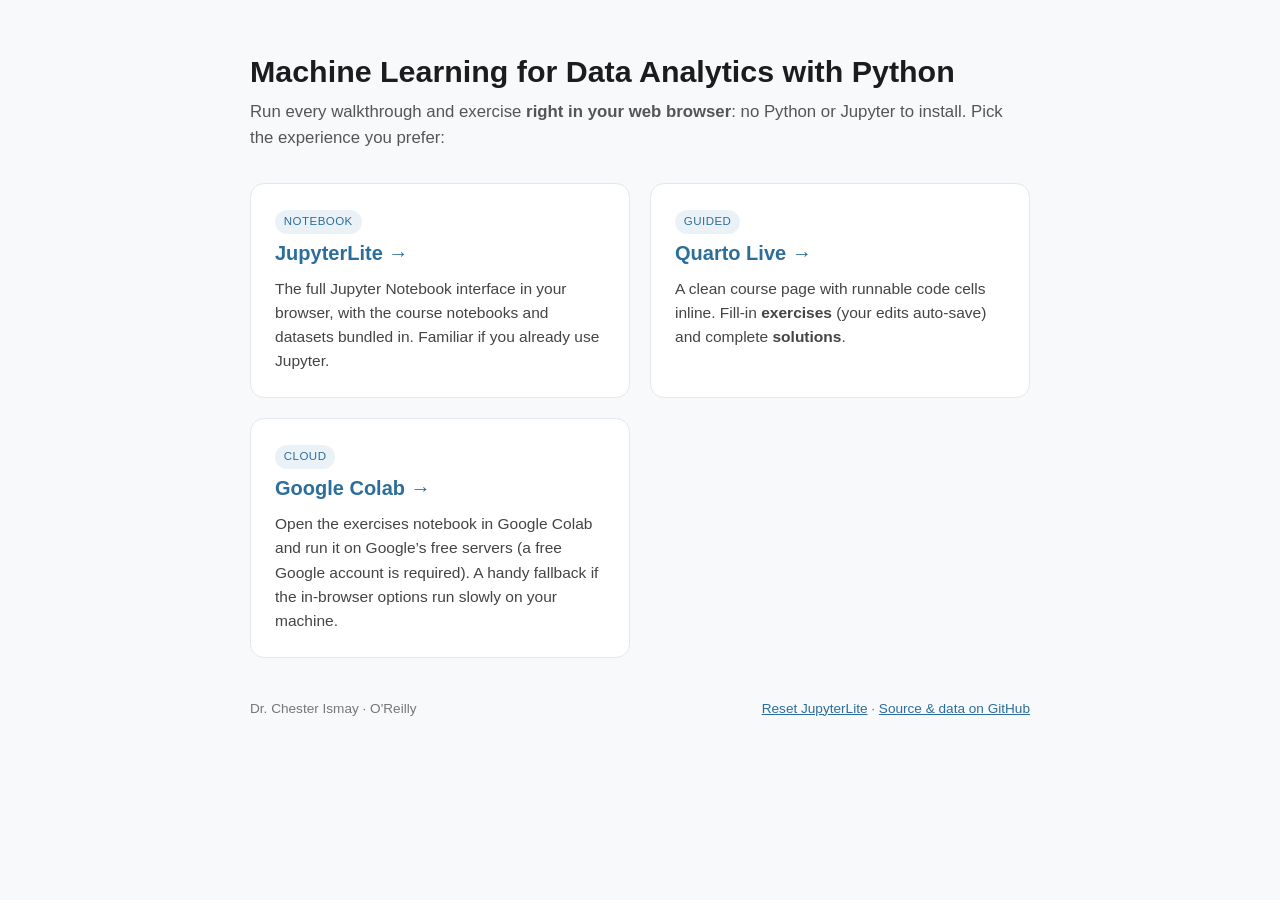
<file: app/index.html>
<!doctype html>
<html lang="en">
<head>
  <meta charset="utf-8">
  <meta name="viewport" content="width=device-width, initial-scale=1">
  <title>Machine Learning for Data Analytics with Python: Run in your browser</title>
  <style>
    :root { --accent:#2c6e9b; }
    * { box-sizing:border-box; }
    body { margin:0; font-family:-apple-system,BlinkMacSystemFont,"Segoe UI",Roboto,Helvetica,Arial,sans-serif;
           color:#1c1c1c; background:#f7f9fb; line-height:1.55; }
    .wrap { max-width:820px; margin:0 auto; padding:3rem 1.25rem 4rem; }
    h1 { font-size:1.9rem; margin:0 0 .25rem; }
    .sub { color:#555; margin:0 0 2rem; font-size:1.05rem; }
    .cards { display:grid; gap:1.25rem; grid-template-columns:1fr; }
    @media (min-width:680px){ .cards { grid-template-columns:1fr 1fr; } }
    .card { display:block; background:#fff; border:1px solid #e3e8ee; border-radius:14px; padding:1.5rem;
            text-decoration:none; color:inherit; transition:box-shadow .15s, transform .15s; }
    .card:hover { box-shadow:0 8px 24px rgba(0,0,0,.08); transform:translateY(-2px); }
    .card h2 { margin:.25rem 0 .5rem; font-size:1.25rem; color:var(--accent); }
    .card p { margin:0; color:#444; font-size:.97rem; }
    .tag { display:inline-block; font-size:.72rem; letter-spacing:.04em; text-transform:uppercase;
           background:#eaf2f8; color:var(--accent); padding:.2rem .55rem; border-radius:999px; }
    footer { margin-top:2.5rem; color:#777; font-size:.85rem; display:flex;
             justify-content:space-between; align-items:baseline; flex-wrap:wrap; gap:.4rem 1rem; }
    a.repo { color:var(--accent); }
  </style>
</head>
<body>
  <div class="wrap">
    <h1>Machine Learning for Data Analytics with Python</h1>
    <p class="sub">Run every walkthrough and exercise <strong>right in your web browser</strong>: no Python or Jupyter to install. Pick the experience you prefer:</p>
    <div class="cards">
      <a class="card" href="./jupyterlite/">
        <span class="tag">Notebook</span>
        <h2>JupyterLite →</h2>
        <p>The full Jupyter Notebook interface in your browser, with the course notebooks and datasets bundled in. Familiar if you already use Jupyter.</p>
      </a>
      <a class="card" href="./quarto/">
        <span class="tag">Guided</span>
        <h2>Quarto Live →</h2>
        <p>A clean course page with runnable code cells inline. Fill-in <strong>exercises</strong> (your edits auto-save) and complete <strong>solutions</strong>.</p>
      </a>
      <a class="card" href="https://colab.research.google.com/github/ismayc/oreilly-ml-for-data-analytics-with-python/blob/main/exercises.ipynb">
        <span class="tag">Cloud</span>
        <h2>Google Colab →</h2>
        <p>Open the exercises notebook in Google Colab and run it on Google’s free servers (a free Google account is required). A handy fallback if the in-browser options run slowly on your machine.</p>
      </a>
    </div>
    <footer>
      <span>Dr. Chester Ismay · O'Reilly</span>
      <span><a class="repo" href="./reset.html">Reset JupyterLite</a> · <a class="repo" href="https://github.com/ismayc/oreilly-ml-for-data-analytics-with-python">Source &amp; data on GitHub</a></span>
    </footer>
  </div>
</body>
</html>
</file>
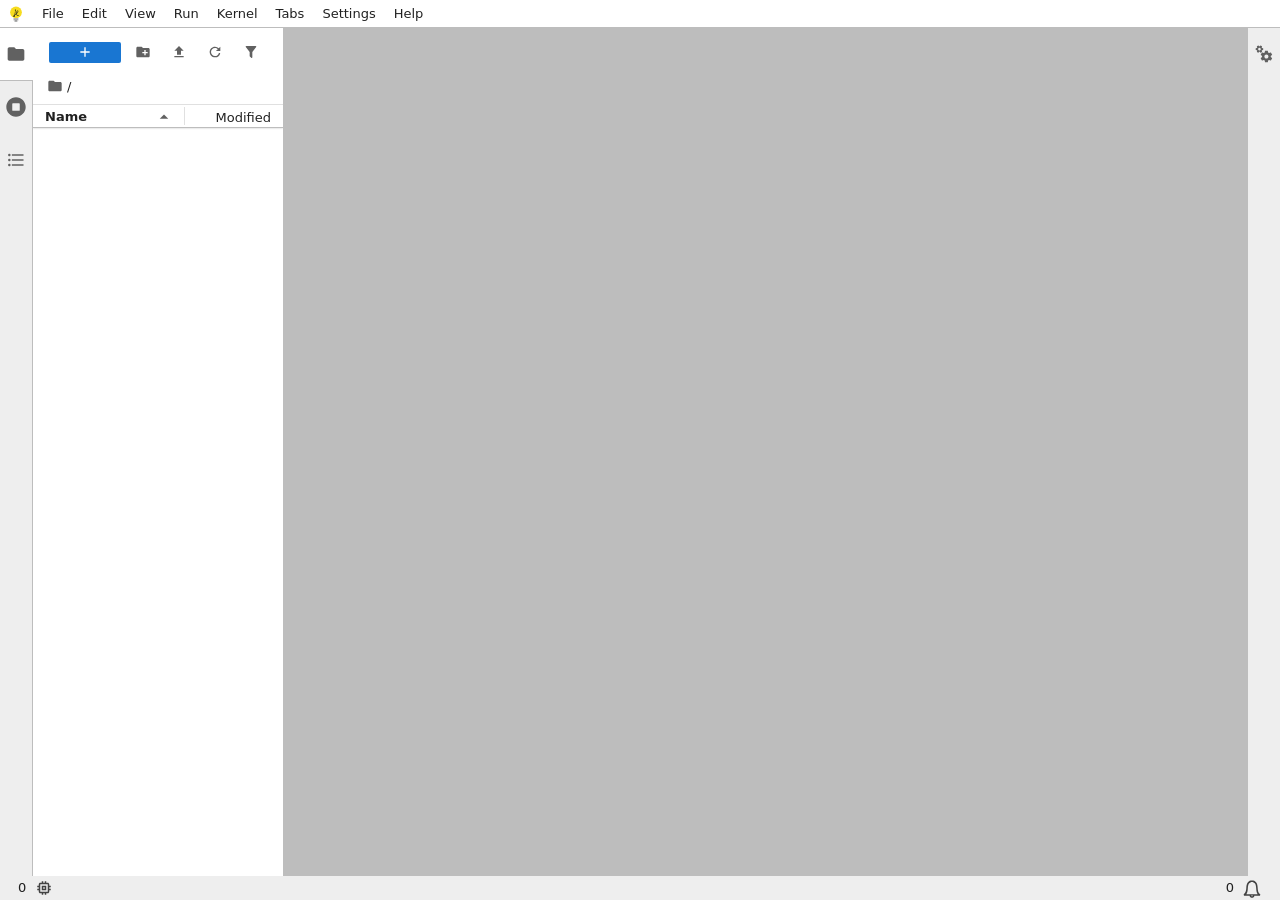
<file: app/jupyterlite/index.html>
<!DOCTYPE html>
<!--
  Copyright (c) Jupyter Development Team.
  Distributed under the terms of the Modified BSD License.
-->
<!--
  This is the root document for _your_ JupyterLite. Thanks for viewing your source!
     ___ __   __ _______ __   __ _______ _______ ______   ___     ___ _______ _______
    |   |  | |  |       |  | |  |       |       |    _ | |   |   |   |       |       |
    |   |  | |  |    _  |  |_|  |_     _|    ___|   | || |   |   |   |_     _|    ___|
    |   |  |_|  |   |_| |       | |   | |   |___|   |_||_|   |   |   | |   | |   |___
 ___|   |       |    ___|_     _| |   | |    ___|    __  |   |___|   | |   | |    ___|
|       |       |   |     |   |   |   | |   |___|   |  | |       |   | |   | |   |___
|_______|_______|___|     |___|   |___| |_______|___|  |_|_______|___| |___| |_______|

Code: https://github.com/jupyterlite/jupyterlite
Demo: https://jupyterlite.rtfd.io/en/latest/try

# FILES

Your JupyterLite is structured like this:

    index.html             <---- you are here
    {:app}/                <---- currently-known: `lab` (semi-required) and `notebook`
      index.html
      extensions/
        {:org}/{:package}/ <---|
        {:package}/        <---+- federated extensions
          schema/
          package.json
    # TBD
    files/                 <----- also need to populate `api/contents/`!
    static/                <----- might save duplication
      {:app}

-->
<html>
  <head>
    <!--
      # jupyter-config-data

      The JSON in `jupyter-lite.json` is the last that will be loaded by most
      child `index.html` pages, and every field can be overridden.

      See the recognized schema as described in the documentation:

      - https://jupyterlite.rtfd.io/en/latest/reference/schema.html

      Notes
        - fields that...
          - are relative paths values
            - will have the parent directory of _this_ file appended, accounting
              for "magic" hosts which redirect to `{:path}index.html` to `{:path}`,
              with or without a slash
        - some fields, such as `federated_extensions` will be _added together_
    -->
    <script id="jupyter-config-data" type="application/json" data-jupyter-lite-root=".">
      {}
    </script>
    <!--
      # jupyter-lite-root

      The source of truth for relative path locations. The `.` means _this_
      is the root, and will redirect to the `appUrl` defined in
      `.jupyter-lite/#jupyter-config-data`.
    -->
    <script type="module">
      await import('./config-utils.js');
    </script>
    <!-- that's it, there shouldn't be anything below here in head! -->
  </head>
</html>
</file>
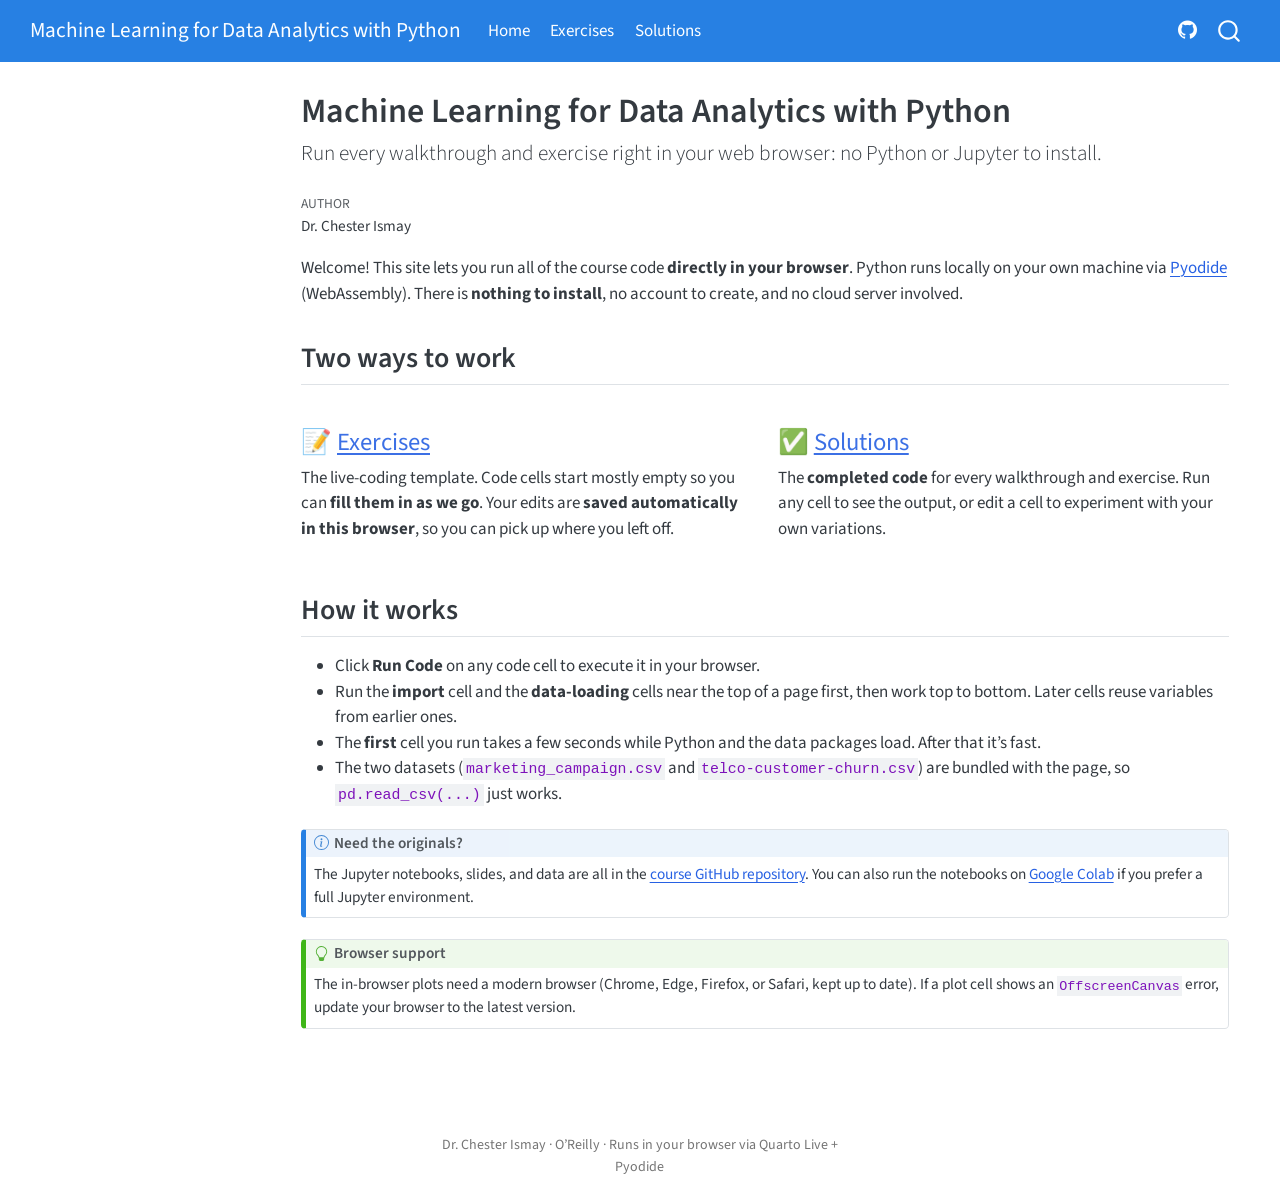
<file: app/quarto/index.html>
<!DOCTYPE html>
<html xmlns="http://www.w3.org/1999/xhtml" lang="en" xml:lang="en"><head>

<meta charset="utf-8">
<meta name="generator" content="quarto-1.11.9">

<meta name="viewport" content="width=device-width, initial-scale=1.0, user-scalable=yes">

<meta name="author" content="Dr.&nbsp;Chester Ismay">

<title>Machine Learning for Data Analytics with Python</title>
<style>
/* Default styles provided by pandoc.
** See https://pandoc.org/MANUAL.html#variables-for-html for config info.
*/
span.smallcaps{font-variant: small-caps;}
div.columns{display: flex; gap: 1.5em;}
div.column{flex: auto;}
@media screen {
div.columns{gap: min(4vw, 1.5em);}
div.column{overflow-x: auto;}
}
div.hanging-indent{margin-left: 1.5em; text-indent: -1.5em;}
ul.task-list{list-style: none;}
ul.task-list li input[type="checkbox"] {
  width: 0.8em;
  margin: 0 0.8em 0.2em -1em; /* quarto-specific, see https://github.com/quarto-dev/quarto-cli/issues/4556 */ 
  vertical-align: middle;
}
</style>


<script src="site_libs/quarto-nav/quarto-nav.js"></script>
<script src="site_libs/quarto-nav/headroom.min.js"></script>
<script src="site_libs/clipboard/clipboard.min.js"></script>
<script src="site_libs/quarto-search/autocomplete.umd.js"></script>
<script src="site_libs/quarto-search/fuse.min.js"></script>
<script src="site_libs/quarto-search/quarto-search.js"></script>
<meta name="quarto:offset" content="./">
<script src="site_libs/quarto-html/quarto.js" type="module"></script>
<script src="site_libs/quarto-html/tabsets/tabsets.js" type="module"></script>
<script src="site_libs/quarto-html/scrollable-regions/scrollable-regions.js" type="module"></script>
<script src="site_libs/quarto-html/popper.min.js"></script>
<script src="site_libs/quarto-html/tippy.umd.min.js"></script>
<script src="site_libs/quarto-html/anchor.min.js"></script>
<link href="site_libs/quarto-html/tippy.css" rel="stylesheet">
<link href="site_libs/quarto-html/quarto-syntax-highlighting-63b5708e65d6cd79cd7618c58d0c21e7.css" rel="stylesheet" id="quarto-text-highlighting-styles">
<script src="site_libs/bootstrap/bootstrap.min.js"></script>
<link href="site_libs/bootstrap/bootstrap-icons.css" rel="stylesheet">
<link href="site_libs/bootstrap/bootstrap-1fc3079d0e7adb01cd64c20ffab61be5.min.css" rel="stylesheet" append-hash="true" id="quarto-bootstrap" data-mode="light">
<script src="site_libs/quarto-contrib/live-runtime/live-runtime.js" type="module"></script>
<link href="site_libs/quarto-contrib/live-runtime/live-runtime.css" rel="stylesheet">
<script id="quarto-search-options" type="application/json">{
  "location": "navbar",
  "copy-button": false,
  "collapse-after": 3,
  "panel-placement": "end",
  "type": "overlay",
  "limit": 50,
  "keyboard-shortcut": [
    "f",
    "/",
    "s"
  ],
  "show-item-context": false,
  "language": {
    "search-no-results-text": "No results",
    "search-matching-documents-text": "matching documents",
    "search-copy-link-title": "Copy link to search",
    "search-hide-matches-text": "Hide additional matches",
    "search-more-match-text": "more match in this document",
    "search-more-matches-text": "more matches in this document",
    "search-clear-button-title": "Clear",
    "search-text-placeholder": "",
    "search-detached-cancel-button-title": "Cancel",
    "search-submit-button-title": "Submit",
    "search-label": "Search"
  }
}</script>
<script type="module" src="site_libs/quarto-ojs/quarto-ojs-runtime.js"></script>
<link href="site_libs/quarto-ojs/quarto-ojs.css" rel="stylesheet">


</head>

<body class="floating nav-fixed fullcontent quarto-light"><a id="quarto-skip-link" class="visually-hidden-focusable" href="#quarto-document-content">Skip to main content</a>

<div id="quarto-search-results"></div>
  <header id="quarto-header" class="headroom fixed-top">
    <nav class="navbar navbar-expand-lg " data-bs-theme="dark" aria-label="Site">
      <div class="navbar-container container-fluid">
      <div class="navbar-brand-container mx-auto">
    <a class="navbar-brand" href="./index.html">
    <span class="navbar-title">Machine Learning for Data Analytics with Python</span>
    </a>
  </div>
          <button class="navbar-toggler" type="button" data-bs-toggle="collapse" data-bs-target="#navbarCollapse" aria-controls="navbarCollapse" aria-expanded="false" aria-label="Toggle navigation" onclick="if (window.quartoToggleHeadroom) { window.quartoToggleHeadroom(); }">
  <span class="navbar-toggler-icon"></span>
</button>
          <div class="collapse navbar-collapse" id="navbarCollapse">
            <ul class="navbar-nav navbar-nav-scroll me-auto">
  <li class="nav-item">
    <a class="nav-link active" href="./index.html" aria-current="page"> 
<span class="menu-text">Home</span></a>
  </li>  
  <li class="nav-item">
    <a class="nav-link" href="./exercises.html"> 
<span class="menu-text">Exercises</span></a>
  </li>  
  <li class="nav-item">
    <a class="nav-link" href="./solutions.html"> 
<span class="menu-text">Solutions</span></a>
  </li>  
</ul>
            <ul class="navbar-nav navbar-nav-scroll ms-auto">
  <li class="nav-item compact">
    <a class="nav-link" href="https://github.com/ismayc/oreilly-ml-for-data-analytics-with-python"> <i class="bi bi-github" role="img" aria-label="GitHub repository">
</i> 
<span class="menu-text"></span></a>
  </li>  
</ul>
          </div> <!-- /navcollapse -->
            <div class="quarto-navbar-tools">
</div>
            <div id="quarto-search" class="" title="Search"></div>
      </div> <!-- /container-fluid -->
    </nav>
</header>
<!-- content -->
<div id="quarto-content" class="quarto-container page-columns page-rows-contents page-layout-article page-navbar">
<!-- sidebar -->
  <nav id="quarto-sidebar" class="sidebar collapse collapse-horizontal quarto-sidebar-collapse-item sidebar-navigation floating overflow-auto" aria-label="Section">
    
</nav>
<div id="quarto-sidebar-glass" class="quarto-sidebar-collapse-item" data-bs-toggle="collapse" data-bs-target=".quarto-sidebar-collapse-item"></div>
<!-- margin-sidebar -->
    
<!-- main -->
<main class="content" id="quarto-document-content" tabindex="-1">

<header id="title-block-header" class="quarto-title-block default">
<div class="quarto-title">
<h1 class="title">Machine Learning for Data Analytics with Python</h1>
<p class="subtitle lead">Run every walkthrough and exercise right in your web browser: no Python or Jupyter to install.</p>
</div>



<div class="quarto-title-meta">

    <div>
    <div class="quarto-title-meta-heading">Author</div>
    <div class="quarto-title-meta-contents">
             <p>Dr.&nbsp;Chester Ismay </p>
          </div>
  </div>
    
  
    
  </div>
  


</header>


<p>Welcome! This site lets you run all of the course code <strong>directly in your browser</strong>. Python runs locally on your own machine via <a href="https://pyodide.org">Pyodide</a> (WebAssembly). There is <strong>nothing to install</strong>, no account to create, and no cloud server involved.</p>
<section id="two-ways-to-work" class="level2">
<h2 class="anchored" data-anchor-id="two-ways-to-work">Two ways to work</h2>
<div class="grid">
<section id="exercises" class="level3 g-col-12 g-col-md-6">
<h3 class="anchored" data-anchor-id="exercises">📝 <a href="./exercises.html">Exercises</a></h3>
<p>The live-coding template. Code cells start mostly empty so you can <strong>fill them in as we go</strong>. Your edits are <strong>saved automatically in this browser</strong>, so you can pick up where you left off.</p>
</section>
<section id="solutions" class="level3 g-col-12 g-col-md-6">
<h3 class="anchored" data-anchor-id="solutions">✅ <a href="./solutions.html">Solutions</a></h3>
<p>The <strong>completed code</strong> for every walkthrough and exercise. Run any cell to see the output, or edit a cell to experiment with your own variations.</p>
</section>
</div>
</section>
<section id="how-it-works" class="level2">
<h2 class="anchored" data-anchor-id="how-it-works">How it works</h2>
<ul>
<li>Click <strong>Run Code</strong> on any code cell to execute it in your browser.</li>
<li>Run the <strong>import</strong> cell and the <strong>data-loading</strong> cells near the top of a page first, then work top to bottom. Later cells reuse variables from earlier ones.</li>
<li>The <strong>first</strong> cell you run takes a few seconds while Python and the data packages load. After that it’s fast.</li>
<li>The two datasets (<code>marketing_campaign.csv</code> and <code>telco-customer-churn.csv</code>) are bundled with the page, so <code>pd.read_csv(...)</code> just works.</li>
</ul>
<div class="callout callout-style-default callout-note callout-titled">
<div class="callout-header d-flex align-content-center">
<div class="callout-icon-container">
<i class="callout-icon"></i>
</div>
<div class="callout-title-container flex-fill">
<span class="screen-reader-only">Note</span>Need the originals?
</div>
</div>
<div class="callout-body-container callout-body">
<p>The Jupyter notebooks, slides, and data are all in the <a href="https://github.com/ismayc/oreilly-ml-for-data-analytics-with-python">course GitHub repository</a>. You can also run the notebooks on <a href="https://colab.research.google.com/">Google Colab</a> if you prefer a full Jupyter environment.</p>
</div>
</div>
<div class="callout callout-style-default callout-tip callout-titled">
<div class="callout-header d-flex align-content-center">
<div class="callout-icon-container">
<i class="callout-icon"></i>
</div>
<div class="callout-title-container flex-fill">
<span class="screen-reader-only">Tip</span>Browser support
</div>
</div>
<div class="callout-body-container callout-body">
<p>The in-browser plots need a modern browser (Chrome, Edge, Firefox, or Safari, kept up to date). If a plot cell shows an <code>OffscreenCanvas</code> error, update your browser to the latest version.</p>
</div>
</div>


<script type="ojs-module-contents">
eyJjb250ZW50cyI6W119
</script>
<div id="exercise-loading-indicator" class="exercise-loading-indicator d-none d-flex align-items-center gap-2">
<div id="exercise-loading-status" class="d-flex gap-2">

</div>
<div class="spinner-grow spinner-grow-sm">

</div>
</div>
<script type="vfs-file">
WyJtYXJrZXRpbmdfY2FtcGFpZ24uY3N2IiwidGVsY28tY3VzdG9tZXItY2h1cm4uY3N2Il0=
</script>
</section>

</main> <!-- /main -->
<script type="ojs-module-contents">
eyJjb250ZW50cyI6W119
</script>
<script type="module">
if (window.location.protocol === "file:") { alert("The OJS runtime does not work with file:// URLs. Please use a web server to view this document."); }
window._ojs.paths.runtimeToDoc = "../..";
window._ojs.paths.runtimeToRoot = "../..";
window._ojs.paths.docToRoot = "";
window._ojs.selfContained = false;
window._ojs.runtime.interpretFromScriptTags();
</script>
<script id="quarto-html-after-body" type="application/javascript">
  window.document.addEventListener("DOMContentLoaded", function (event) {
    const icon = "";
    const anchorJS = new window.AnchorJS();
    anchorJS.options = {
      placement: 'right',
      icon: icon
    };
    anchorJS.add('.anchored');
    const isCodeAnnotation = (el) => {
      for (const clz of el.classList) {
        if (clz.startsWith('code-annotation-')) {                     
          return true;
        }
      }
      return false;
    }
    const onCopySuccess = function(e) {
      // button target
      const button = e.trigger;
      // don't keep focus
      button.blur();
      // flash "checked"
      button.classList.add('code-copy-button-checked');
      var currentTitle = button.getAttribute("title");
      button.setAttribute("title", "Copied!");
      let tooltip;
      if (window.bootstrap) {
        button.setAttribute("data-bs-toggle", "tooltip");
        button.setAttribute("data-bs-placement", "left");
        button.setAttribute("data-bs-title", "Copied!");
        tooltip = new bootstrap.Tooltip(button, 
          { trigger: "manual", 
            customClass: "code-copy-button-tooltip",
            offset: [0, -8]});
        tooltip.show();    
      }
      setTimeout(function() {
        if (tooltip) {
          tooltip.hide();
          button.removeAttribute("data-bs-title");
          button.removeAttribute("data-bs-toggle");
          button.removeAttribute("data-bs-placement");
        }
        button.setAttribute("title", currentTitle);
        button.classList.remove('code-copy-button-checked');
      }, 1000);
      // clear code selection
      e.clearSelection();
    }
    const getTextToCopy = function(trigger) {
      const outerScaffold = trigger.parentElement.cloneNode(true);
      const codeEl = outerScaffold.querySelector('code');
      for (const childEl of codeEl.children) {
        if (isCodeAnnotation(childEl)) {
          childEl.remove();
        }
      }
      return codeEl.innerText;
    }
    const clipboard = new window.ClipboardJS('.code-copy-button:not([data-in-quarto-modal])', {
      text: getTextToCopy
    });
    clipboard.on('success', onCopySuccess);
    if (window.document.getElementById('quarto-embedded-source-code-modal')) {
      const clipboardModal = new window.ClipboardJS('.code-copy-button[data-in-quarto-modal]', {
        text: getTextToCopy,
        container: window.document.getElementById('quarto-embedded-source-code-modal')
      });
      clipboardModal.on('success', onCopySuccess);
    }
      var localhostRegex = new RegExp(/^(?:http|https):\/\/localhost\:?[0-9]*\//);
      var mailtoRegex = new RegExp(/^mailto:/);
        var filterRegex = new RegExp('/' + window.location.host + '/');
      var isInternal = (href) => {
          return filterRegex.test(href) || localhostRegex.test(href) || mailtoRegex.test(href);
      }
      // Inspect non-navigation links and adorn them if external
      window.quartoDecorateExternalLinks = function (root) {
     var links = (root || window.document).querySelectorAll('a[href]:not(.nav-link):not(.navbar-brand):not(.toc-action):not(.sidebar-link):not(.sidebar-item-toggle):not(.pagination-link):not(.no-external):not([aria-hidden]):not(.dropdown-item):not(.quarto-navigation-tool):not(.about-link)');
      for (var i=0; i<links.length; i++) {
        const link = links[i];
        if (!isInternal(link.href)) {
          // undo the damage that might have been done by quarto-nav.js in the case of
          // links that we want to consider external
          if (link.dataset.originalHref !== undefined) {
            link.href = link.dataset.originalHref;
          }
          if (!link.classList.contains('no-external-icon')) {
          }
        }
      }
      };
      window.quartoDecorateExternalLinks(window.document);
    // Esc closes the popup (WCAG 1.4.13) and focus leaving both trigger and
    // popup closes it (WCAG 2.4.11); tippy handles neither for interactive popups.
    const hideOnEscAndFocusOut = {
      name: 'hideOnEscAndFocusOut',
      defaultValue: true,
      fn(instance) {
        const dismiss = () => {
          // A show scheduled by the trigger delay would otherwise reopen it
          instance.clearDelayTimeouts();
          instance.hide();
        };
        const onKeyDown = (event) => {
          if (event.key !== 'Escape') {
            return;
          }
          // Keep Esc from also reaching page handlers (e.g. reveal.js overview),
          // except an open reveal.js slide menu, which Esc should close too.
          // The menu handles keys only when its keyboard option is on.
          const menuHandlesEsc = window.Reveal?.getPlugin?.('menu')?.isOpen() &&
            window.Reveal.getConfig().menu?.keyboard !== false;
          if (!menuHandlesEsc) {
            event.stopPropagation();
          }
          if (instance.popper.contains(window.document.activeElement)) {
            // Disabled while refocusing so the focus trigger does not reopen it
            instance.disable();
            instance.reference.focus();
            instance.enable();
          }
          dismiss();
        };
        const onFocusOut = (event) => {
          const target = event.relatedTarget;
          if (target && !instance.reference.contains(target) &&
              !instance.popper.contains(target)) {
            dismiss();
          }
        };
        // On the trigger too: a click trigger (code-annotations: select) has no
        // blur handling. Attached for the instance's lifetime so leaving the
        // trigger also cancels a show still pending on the trigger delay.
        instance.reference.addEventListener('focusout', onFocusOut);
        return {
          onShow() {
            window.document.addEventListener('keydown', onKeyDown, true);
            instance.popper.addEventListener('focusout', onFocusOut);
          },
          onHide() {
            window.document.removeEventListener('keydown', onKeyDown, true);
            instance.popper.removeEventListener('focusout', onFocusOut);
          },
          onDestroy() {
            instance.reference.removeEventListener('focusout', onFocusOut);
          },
        };
      },
    };
    function tippyHover(el, contentFn, onTriggerFn, onUntriggerFn) {
      const config = {
        allowHTML: true,
        maxWidth: 500,
        delay: 100,
        arrow: false,
        appendTo: function(el) {
            return el.parentElement;
        },
        interactive: true,
        interactiveBorder: 10,
        theme: 'quarto',
        placement: 'bottom-start',
        plugins: [hideOnEscAndFocusOut],
      };
      if (contentFn) {
        config.content = contentFn;
      }
      if (onTriggerFn) {
        config.onTrigger = onTriggerFn;
      }
      if (onUntriggerFn) {
        config.onUntrigger = onUntriggerFn;
      }
      window.tippy(el, config); 
    }
    const noterefs = window.document.querySelectorAll('a[role="doc-noteref"]');
    for (var i=0; i<noterefs.length; i++) {
      const ref = noterefs[i];
      tippyHover(ref, function() {
        // use id or data attribute instead here
        let href = ref.getAttribute('data-footnote-href') || ref.getAttribute('href');
        try { href = new URL(href).hash; } catch {}
        const id = href.replace(/^#\/?/, "");
        const note = window.document.getElementById(id);
        if (note) {
          return note.innerHTML;
        } else {
          return "";
        }
      });
    }
    const xrefs = window.document.querySelectorAll('a.quarto-xref');
    const processXRef = (id, note) => {
      // Strip column container classes
      const stripColumnClz = (el) => {
        el.classList.remove("page-full", "page-columns");
        if (el.children) {
          for (const child of el.children) {
            stripColumnClz(child);
          }
        }
      }
      stripColumnClz(note)
      if (id === null || id.startsWith('sec-')) {
        // Special case sections, only their first couple elements
        const container = document.createElement("div");
        if (note.children && note.children.length > 2) {
          container.appendChild(note.children[0].cloneNode(true));
          for (let i = 1; i < note.children.length; i++) {
            const child = note.children[i];
            if (child.tagName === "P" && child.innerText === "") {
              continue;
            } else {
              container.appendChild(child.cloneNode(true));
              break;
            }
          }
          if (window.Quarto?.typesetMath) {
            window.Quarto.typesetMath(container);
          }
          return container.innerHTML
        } else {
          if (window.Quarto?.typesetMath) {
            window.Quarto.typesetMath(note);
          }
          return note.innerHTML;
        }
      } else {
        // Remove any anchor links if they are present
        const anchorLink = note.querySelector('a.anchorjs-link');
        if (anchorLink) {
          anchorLink.remove();
        }
        if (window.Quarto?.typesetMath) {
          window.Quarto.typesetMath(note);
        }
        if (note.classList.contains("callout")) {
          return note.outerHTML;
        } else {
          return note.innerHTML;
        }
      }
    }
    for (var i=0; i<xrefs.length; i++) {
      const xref = xrefs[i];
      tippyHover(xref, undefined, function(instance) {
        instance.disable();
        let url = xref.getAttribute('href');
        let hash = undefined; 
        if (url.startsWith('#')) {
          hash = url;
        } else {
          try { hash = new URL(url).hash; } catch {}
        }
        if (hash) {
          const id = hash.replace(/^#\/?/, "");
          const note = window.document.getElementById(id);
          if (note !== null) {
            try {
              const html = processXRef(id, note.cloneNode(true));
              instance.setContent(html);
            } finally {
              instance.enable();
              instance.show();
            }
          } else {
            // See if we can fetch this
            fetch(url.split('#')[0])
            .then(res => res.text())
            .then(html => {
              const parser = new DOMParser();
              const htmlDoc = parser.parseFromString(html, "text/html");
              const note = htmlDoc.getElementById(id);
              if (note !== null) {
                const html = processXRef(id, note);
                instance.setContent(html);
              } 
            }).finally(() => {
              instance.enable();
              instance.show();
            });
          }
        } else {
          // See if we can fetch a full url (with no hash to target)
          // This is a special case and we should probably do some content thinning / targeting
          fetch(url)
          .then(res => res.text())
          .then(html => {
            const parser = new DOMParser();
            const htmlDoc = parser.parseFromString(html, "text/html");
            const note = htmlDoc.querySelector('main.content');
            if (note !== null) {
              // This should only happen for chapter cross references
              // (since there is no id in the URL)
              // remove the first header
              if (note.children.length > 0 && note.children[0].tagName === "HEADER") {
                note.children[0].remove();
              }
              const html = processXRef(null, note);
              instance.setContent(html);
            } 
          }).finally(() => {
            instance.enable();
            instance.show();
          });
        }
      }, function(instance) {
      });
    }
        let selectedAnnoteEl;
        const selectorForAnnotation = ( cell, annotation) => {
          let cellAttr = 'data-code-cell="' + cell + '"';
          let lineAttr = 'data-code-annotation="' +  annotation + '"';
          const selector = 'span[' + cellAttr + '][' + lineAttr + ']';
          return selector;
        }
        const selectCodeLines = (annoteEl) => {
          const doc = window.document;
          const targetCell = annoteEl.getAttribute("data-target-cell");
          const targetAnnotation = annoteEl.getAttribute("data-target-annotation");
          const annoteSpan = window.document.querySelector(selectorForAnnotation(targetCell, targetAnnotation));
          const lines = annoteSpan.getAttribute("data-code-lines").split(",");
          const lineIds = lines.map((line) => {
            return targetCell + "-" + line;
          })
          // Each band is positioned against its own containing block, which is
          // not the offsetParent of the lines, so place it from client rects.
          const placeBand = (band, firstEl, lastEl, codeBlock) => {
            const container = band.offsetParent;
            if (container === null) {
              return;
            }
            const containerRect = container.getBoundingClientRect();
            // Reveal.js scales slides with a transform, so convert client
            // pixels back to the CSS pixels of the container.
            const scale = containerRect.height / container.offsetHeight || 1;
            const firstRect = firstEl.getBoundingClientRect();
            const lastRect = lastEl.getBoundingClientRect();
            const top = (firstRect.top - containerRect.top) / scale - container.clientTop + container.scrollTop;
            const height = (lastRect.bottom - firstRect.top) / scale;
            band.style.top = top - 2 + "px";
            band.style.height = height + 4 + "px";
            if (codeBlock) {
              // Without the copy button wrapper, the containing block is wider
              // than the code block, so span the code block explicitly.
              const blockRect = codeBlock.getBoundingClientRect();
              band.style.left = (blockRect.left - containerRect.left) / scale - container.clientLeft + container.scrollLeft + "px";
              band.style.width = blockRect.width / scale + "px";
            }
          };
          if (lineIds.length > 0) {
            const el = window.document.getElementById(lineIds[0]);
            const lastEl = window.document.getElementById(lineIds[lineIds.length - 1]);
            const parent = el.parentElement.parentElement;
            // cook up a div (if necessary) and position it
            let div = window.document.getElementById("code-annotation-line-highlight");
            if (div === null) {
              div = window.document.createElement("div");
              div.setAttribute("id", "code-annotation-line-highlight");
              div.style.position = 'absolute';
              parent.appendChild(div);
            }
            placeBand(div, el, lastEl, parent.closest("div.sourceCode") || parent);
            let gutterDiv = window.document.getElementById("code-annotation-line-highlight-gutter");
            if (gutterDiv === null) {
              gutterDiv = window.document.createElement("div");
              gutterDiv.setAttribute("id", "code-annotation-line-highlight-gutter");
              gutterDiv.style.position = 'absolute';
              const codeCell = window.document.getElementById(targetCell);
              const gutter = codeCell.querySelector('.code-annotation-gutter');
              gutter.appendChild(gutterDiv);
            }
            placeBand(gutterDiv, el, lastEl);
            selectedAnnoteEl = annoteEl;
          }
        };
        const unselectCodeLines = () => {
          const elementsIds = ["code-annotation-line-highlight", "code-annotation-line-highlight-gutter"];
          elementsIds.forEach((elId) => {
            const div = window.document.getElementById(elId);
            if (div) {
              div.remove();
            }
          });
          selectedAnnoteEl = undefined;
        };
          // Handle positioning of the toggle
      window.addEventListener(
        "resize",
        throttle(() => {
          elRect = undefined;
          if (selectedAnnoteEl) {
            selectCodeLines(selectedAnnoteEl);
          }
        }, 10)
      );
      function throttle(fn, ms) {
      let throttle = false;
      let timer;
        return (...args) => {
          if(!throttle) { // first call gets through
              fn.apply(this, args);
              throttle = true;
          } else { // all the others get throttled
              if(timer) clearTimeout(timer); // cancel #2
              timer = setTimeout(() => {
                fn.apply(this, args);
                timer = throttle = false;
              }, ms);
          }
        };
      }
        // Attach click handler to the DT
        const annoteDls = window.document.querySelectorAll('dt[data-target-cell]');
        for (const annoteDlNode of annoteDls) {
          annoteDlNode.addEventListener('click', (event) => {
            const clickedEl = event.target;
            if (clickedEl !== selectedAnnoteEl) {
              unselectCodeLines();
              const activeEl = window.document.querySelector('dt[data-target-cell].code-annotation-active');
              if (activeEl) {
                activeEl.classList.remove('code-annotation-active');
              }
              selectCodeLines(clickedEl);
              clickedEl.classList.add('code-annotation-active');
            } else {
              // Unselect the line
              unselectCodeLines();
              clickedEl.classList.remove('code-annotation-active');
            }
          });
        }
    const findCites = (el) => {
      const parentEl = el.parentElement;
      if (parentEl) {
        const cites = parentEl.dataset.cites;
        if (cites) {
          return {
            el,
            cites: cites.split(' ')
          };
        } else {
          return findCites(el.parentElement)
        }
      } else {
        return undefined;
      }
    };
    var bibliorefs = window.document.querySelectorAll('a[role="doc-biblioref"]');
    for (var i=0; i<bibliorefs.length; i++) {
      const ref = bibliorefs[i];
      const citeInfo = findCites(ref);
      if (citeInfo) {
        tippyHover(citeInfo.el, function() {
          var popup = window.document.createElement('div');
          citeInfo.cites.forEach(function(cite) {
            var citeDiv = window.document.createElement('div');
            citeDiv.classList.add('hanging-indent');
            citeDiv.classList.add('csl-entry');
            var biblioDiv = window.document.getElementById('ref-' + cite);
            if (biblioDiv) {
              citeDiv.innerHTML = biblioDiv.innerHTML;
            }
            popup.appendChild(citeDiv);
          });
          return popup.innerHTML;
        });
      }
    }
  });
  </script>
  <script type="application/javascript">
  window.quartoScrollableRegionsLabels = {"code":"Scrollable code","output":"Scrollable output"};
  </script>
</div> <!-- /content -->
<footer class="footer">
  <div class="nav-footer">
    <div class="nav-footer-left">
      &nbsp;
    </div>   
    <div class="nav-footer-center">
<p>Dr.&nbsp;Chester Ismay · O’Reilly · Runs in your browser via Quarto Live + Pyodide</p>
</div>
    <div class="nav-footer-right">
      &nbsp;
    </div>
  </div>
</footer>




</body></html>
</file>
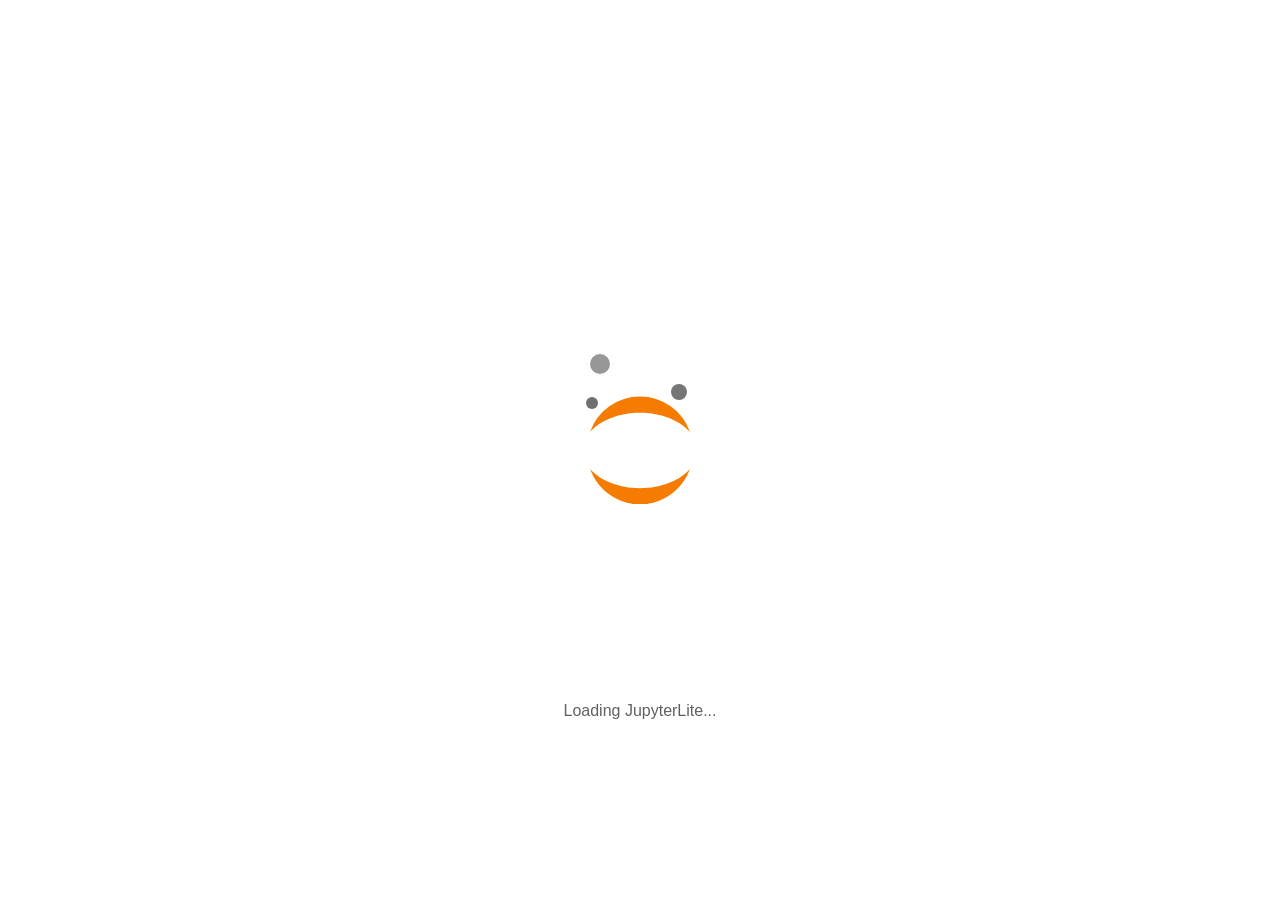
<file: app/jupyterlite/lab/index.html>
<!DOCTYPE html>
<!--
  Copyright (c) Jupyter Development Team.
  Distributed under the terms of the Modified BSD License.
--><html>
<head>
    <title>JupyterLite</title>
    <meta charset="utf-8">
    <meta name="viewport" content="width=device-width, initial-scale=1">
    <meta name="Description" content="WASM powered Jupyter running in the browser.">
    <link rel="manifest" href="../manifest.webmanifest">
    <link id="jupyter-lite-main" rel="preload" href="../build/lab/bundle.js?_=48dfe31" main="index" as="script">
    <script id="jupyter-config-data" type="application/json" data-jupyter-lite-root="..">
      {}
    </script>
    <script>
      (async function () {
        const { pathname, origin, search, hash } = window.location;
        if (pathname.match(/(index.html|\/?)$/) == null) {
          window.location.href = `${origin}${pathname}/${search}${hash}`;
          return;
        }
        await import(
          '../config-utils.js?_=48dfe31'
        );
      }.call(this));
    </script>
    <style>
      body {
        margin: 0;
        padding: 0;
        transition: background-color 0.3s ease;
      }

      body {
        background-color: #fff;
        color: #000;
      }

      body.jp-mod-dark {
        background-color: #111;
        color: #fff;
      }

      /*
       * Loading indicator that mirrors JupyterLab's splash screen visual
       * design for a clean transition. The SVG, orbit dimensions, planet
       * sizes, and planet colors below are adapted from:
       * https://github.com/jupyterlab/jupyterlab/blob/main/packages/apputils-extension/style/splash.css
       */

      #jupyterlite-loading-indicator {
        z-index: 1000;
        position: fixed;
        overflow: hidden;
        width: 100%;
        height: 100%;
        opacity: 0;
        transition: opacity 0.5s ease-out;
        display: none;
        background-color: white;
      }

      body.jp-mod-dark #jupyterlite-loading-indicator {
        background-color: #212121;
      }

      #jupyterlite-loading-indicator.hidden {
        animation: jupyterlite-fade-out 0.5s ease-out forwards;
        pointer-events: none;
      }

      #jupyterlite-loading-indicator:not(.hidden) {
        opacity: 1;
        display: block;
      }

      #jupyterlite-galaxy {
        position: relative;
        width: 100%;
        height: 100%;
      }

      #jupyterlite-main-logo {
        display: flex;
        align-items: center;
        justify-content: center;
        width: 100%;
        height: 100%;
        z-index: 1;
      }

      #jupyterlite-main-logo svg {
        width: 100px;
        height: auto;
      }

      .jupyterlite-moon {
        position: absolute;
        top: 50%;
        left: 50%;
        border-radius: 50%;
      }

      #jupyterlite-moon1 {
        width: 200px;
        height: 140px;
        margin-top: -53px;
        margin-left: -54px;
        animation: jupyterlite-orbit 2s linear infinite;
      }

      #jupyterlite-moon2 {
        width: 132px;
        height: 180px;
        margin-top: -66px;
        margin-left: -85px;
        animation: jupyterlite-orbit 2.5s linear infinite reverse;
      }

      #jupyterlite-moon3 {
        width: 220px;
        height: 166px;
        margin-top: -96px;
        margin-left: -50px;
        animation: jupyterlite-orbit 3s linear infinite;
      }

      .jupyterlite-planet {
        border-radius: 50%;
      }

      #jupyterlite-moon1 .jupyterlite-planet {
        width: 12px;
        height: 12px;
      }

      #jupyterlite-moon2 .jupyterlite-planet {
        width: 16px;
        height: 16px;
        float: right;
      }

      #jupyterlite-moon3 .jupyterlite-planet {
        width: 20px;
        height: 20px;
      }

      /* Light theme planet colors */
      #jupyterlite-moon1 .jupyterlite-planet {
        background-color: #6f7070;
      }

      #jupyterlite-moon2 .jupyterlite-planet {
        background-color: #767677;
      }

      #jupyterlite-moon3 .jupyterlite-planet {
        background-color: #989798;
      }

      /* Dark theme planet colors */
      body.jp-mod-dark #jupyterlite-moon1 .jupyterlite-planet,
      body.jp-mod-dark #jupyterlite-moon2 .jupyterlite-planet,
      body.jp-mod-dark #jupyterlite-moon3 .jupyterlite-planet {
        background-color: white;
      }

      @keyframes jupyterlite-orbit {
        0%   { transform: rotateZ(0deg); }
        100% { transform: rotateZ(-720deg); }
      }

      @keyframes jupyterlite-fade-out {
        0%   { opacity: 1; }
        100% { opacity: 0; }
      }

      .jupyterlite-loading-indicator-text {
        position: absolute;
        bottom: 20%;
        left: 50%;
        transform: translateX(-50%);
        font-family: -apple-system, BlinkMacSystemFont, 'Segoe UI', Helvetica, Arial, sans-serif;
        font-size: 16px;
        color: #616161;
      }

      body.jp-mod-dark .jupyterlite-loading-indicator-text {
        color: #bdbdbd;
      }
    </style>
  </head>
  <body class="jp-ThemedContainer" data-notebook="lab">
    <div id="jupyterlite-loading-indicator" class="hidden">
      <div id="jupyterlite-galaxy">
        <div id="jupyterlite-main-logo">
          <!-- Jupyter planet logo from @jupyterlab/ui-components jupyter-favicon.svg -->
          <svg xmlns="http://www.w3.org/2000/svg" width="152" height="165" viewBox="0 0 152 165">
            <path fill="#F37726" class="jp-jupyter-icon-color" d="M76.021 140.163c-32.64 0-61.145-11.927-75.942-29.58 5.51 15.84 15.781 29.567 29.39 39.278a80.17 80.17 0 0 0 46.57 14.929 80.17 80.17 0 0 0 46.57-14.929c13.61-9.711 23.88-23.437 29.391-39.278-14.833 17.653-43.338 29.58-75.979 29.58m-.005-114.832c32.64 0 61.146 11.927 75.943 29.58a80.9 80.9 0 0 0-29.391-39.278A80.16 80.16 0 0 0 75.998.705a80.16 80.16 0 0 0-46.57 14.928A80.9 80.9 0 0 0 .038 54.912c14.832-17.617 43.338-29.58 75.978-29.58" />
          </svg>
        </div>
        <div id="jupyterlite-moon1" class="jupyterlite-moon">
          <div class="jupyterlite-planet"></div>
        </div>
        <div id="jupyterlite-moon2" class="jupyterlite-moon">
          <div class="jupyterlite-planet"></div>
        </div>
        <div id="jupyterlite-moon3" class="jupyterlite-moon">
          <div class="jupyterlite-planet"></div>
        </div>
      </div>
      <div class="jupyterlite-loading-indicator-text">Loading JupyterLite...</div>
    </div>
    <noscript>
      <div style="text-align: center; padding: 20px;">
          JupyterLite requires JavaScript to be enabled in your browser.
      </div>
    </noscript>
  

</body></html>
</file>
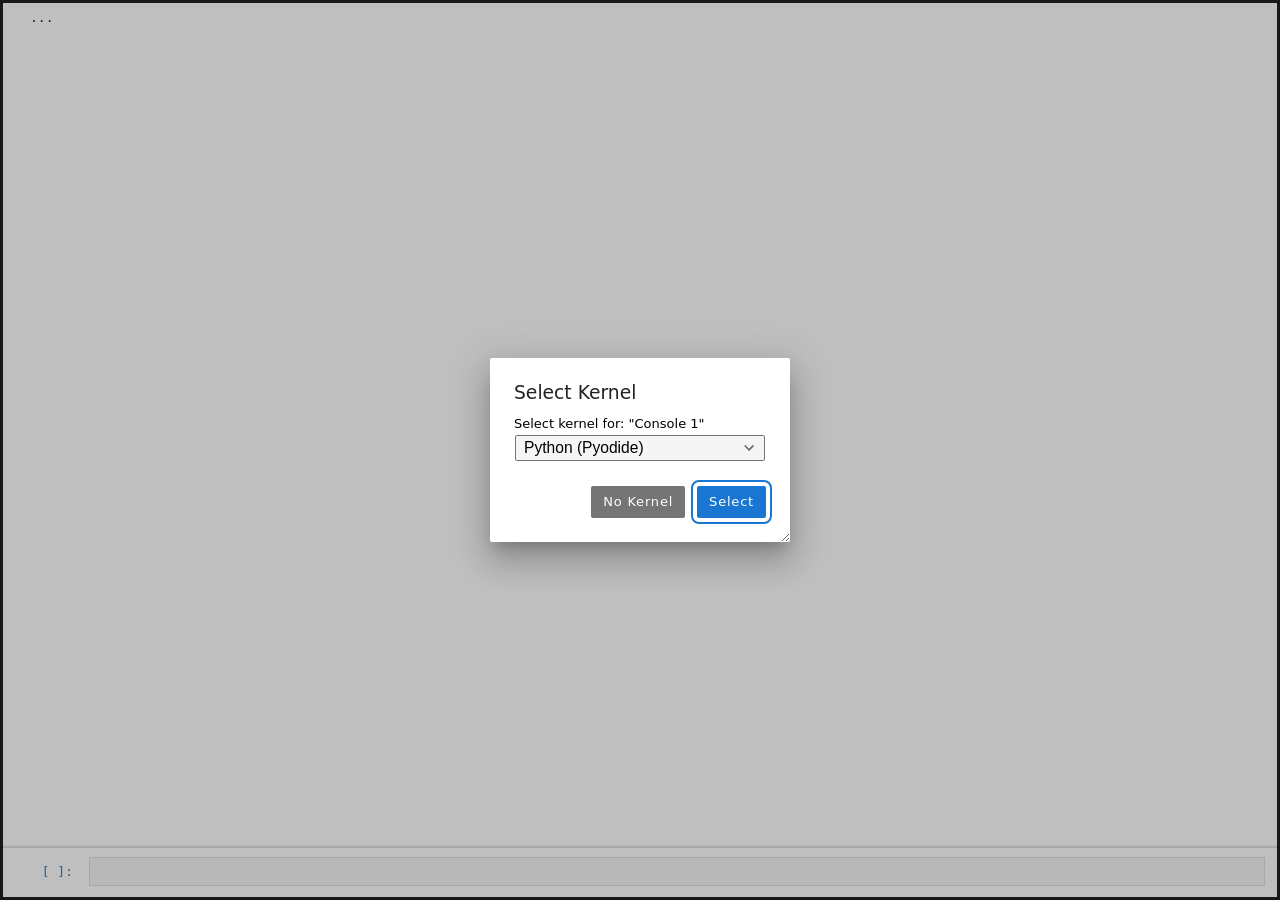
<file: app/jupyterlite/repl/index.html>
<!DOCTYPE html>
<!--
  Copyright (c) Jupyter Development Team.
  Distributed under the terms of the Modified BSD License.
--><html>
<head>
    <title>REPLite</title>
    <meta charset="utf-8">
    <meta name="viewport" content="width=device-width, initial-scale=1">
    <meta name="Description" content="WASM powered Jupyter running in the browser.">
    <link rel="manifest" href="../manifest.webmanifest">
    <link id="jupyter-lite-main" rel="preload" href="../build/repl/bundle.js?_=b227254" main="index" as="script">
    <script id="jupyter-config-data" type="application/json" data-jupyter-lite-root="..">
      {}
    </script>
    <script>
      (async function () {
        const { pathname, origin, search, hash } = window.location;
        if (pathname.match(/(index.html|\/?)$/) == null) {
          window.location.href = `${origin}${pathname}/${search}${hash}`;
          return;
        }
        await import(
          '../config-utils.js?_=b227254'
        );
      }.call(this));
    </script>
    <style>
      body {
        margin: 0;
        padding: 0;
        transition: background-color 0.3s ease;
      }

      body {
        background-color: #fff;
        color: #000;
      }

      body.jp-mod-dark {
        background-color: #111;
        color: #fff;
      }

      /*
       * Loading indicator that mirrors JupyterLab's splash screen visual
       * design for a clean transition. The SVG, orbit dimensions, planet
       * sizes, and planet colors below are adapted from:
       * https://github.com/jupyterlab/jupyterlab/blob/main/packages/apputils-extension/style/splash.css
       */

      #jupyterlite-loading-indicator {
        z-index: 1000;
        position: fixed;
        overflow: hidden;
        width: 100%;
        height: 100%;
        opacity: 0;
        transition: opacity 0.5s ease-out;
        display: none;
        background-color: white;
      }

      body.jp-mod-dark #jupyterlite-loading-indicator {
        background-color: #212121;
      }

      #jupyterlite-loading-indicator.hidden {
        animation: jupyterlite-fade-out 0.5s ease-out forwards;
        pointer-events: none;
      }

      #jupyterlite-loading-indicator:not(.hidden) {
        opacity: 1;
        display: block;
      }

      #jupyterlite-galaxy {
        position: relative;
        width: 100%;
        height: 100%;
      }

      #jupyterlite-main-logo {
        display: flex;
        align-items: center;
        justify-content: center;
        width: 100%;
        height: 100%;
        z-index: 1;
      }

      #jupyterlite-main-logo svg {
        width: 100px;
        height: auto;
      }

      .jupyterlite-moon {
        position: absolute;
        top: 50%;
        left: 50%;
        border-radius: 50%;
      }

      #jupyterlite-moon1 {
        width: 200px;
        height: 140px;
        margin-top: -53px;
        margin-left: -54px;
        animation: jupyterlite-orbit 2s linear infinite;
      }

      #jupyterlite-moon2 {
        width: 132px;
        height: 180px;
        margin-top: -66px;
        margin-left: -85px;
        animation: jupyterlite-orbit 2.5s linear infinite reverse;
      }

      #jupyterlite-moon3 {
        width: 220px;
        height: 166px;
        margin-top: -96px;
        margin-left: -50px;
        animation: jupyterlite-orbit 3s linear infinite;
      }

      .jupyterlite-planet {
        border-radius: 50%;
      }

      #jupyterlite-moon1 .jupyterlite-planet {
        width: 12px;
        height: 12px;
      }

      #jupyterlite-moon2 .jupyterlite-planet {
        width: 16px;
        height: 16px;
        float: right;
      }

      #jupyterlite-moon3 .jupyterlite-planet {
        width: 20px;
        height: 20px;
      }

      /* Light theme planet colors */
      #jupyterlite-moon1 .jupyterlite-planet {
        background-color: #6f7070;
      }

      #jupyterlite-moon2 .jupyterlite-planet {
        background-color: #767677;
      }

      #jupyterlite-moon3 .jupyterlite-planet {
        background-color: #989798;
      }

      /* Dark theme planet colors */
      body.jp-mod-dark #jupyterlite-moon1 .jupyterlite-planet,
      body.jp-mod-dark #jupyterlite-moon2 .jupyterlite-planet,
      body.jp-mod-dark #jupyterlite-moon3 .jupyterlite-planet {
        background-color: white;
      }

      @keyframes jupyterlite-orbit {
        0%   { transform: rotateZ(0deg); }
        100% { transform: rotateZ(-720deg); }
      }

      @keyframes jupyterlite-fade-out {
        0%   { opacity: 1; }
        100% { opacity: 0; }
      }

      .jupyterlite-loading-indicator-text {
        position: absolute;
        bottom: 20%;
        left: 50%;
        transform: translateX(-50%);
        font-family: -apple-system, BlinkMacSystemFont, 'Segoe UI', Helvetica, Arial, sans-serif;
        font-size: 16px;
        color: #616161;
      }

      body.jp-mod-dark .jupyterlite-loading-indicator-text {
        color: #bdbdbd;
      }
    </style>
  </head>
  <body class="jp-ThemedContainer" data-notebook="repl">
    <div id="jupyterlite-loading-indicator" class="hidden">
      <div id="jupyterlite-galaxy">
        <div id="jupyterlite-main-logo">
          <!-- Jupyter planet logo from @jupyterlab/ui-components jupyter-favicon.svg -->
          <svg xmlns="http://www.w3.org/2000/svg" width="152" height="165" viewBox="0 0 152 165">
            <path fill="#F37726" class="jp-jupyter-icon-color" d="M76.021 140.163c-32.64 0-61.145-11.927-75.942-29.58 5.51 15.84 15.781 29.567 29.39 39.278a80.17 80.17 0 0 0 46.57 14.929 80.17 80.17 0 0 0 46.57-14.929c13.61-9.711 23.88-23.437 29.391-39.278-14.833 17.653-43.338 29.58-75.979 29.58m-.005-114.832c32.64 0 61.146 11.927 75.943 29.58a80.9 80.9 0 0 0-29.391-39.278A80.16 80.16 0 0 0 75.998.705a80.16 80.16 0 0 0-46.57 14.928A80.9 80.9 0 0 0 .038 54.912c14.832-17.617 43.338-29.58 75.978-29.58" />
          </svg>
        </div>
        <div id="jupyterlite-moon1" class="jupyterlite-moon">
          <div class="jupyterlite-planet"></div>
        </div>
        <div id="jupyterlite-moon2" class="jupyterlite-moon">
          <div class="jupyterlite-planet"></div>
        </div>
        <div id="jupyterlite-moon3" class="jupyterlite-moon">
          <div class="jupyterlite-planet"></div>
        </div>
      </div>
      <div class="jupyterlite-loading-indicator-text">Loading JupyterLite...</div>
    </div>
    <noscript>
      <div style="text-align: center; padding: 20px;">
          JupyterLite requires JavaScript to be enabled in your browser.
      </div>
    </noscript>
  

</body></html>
</file>
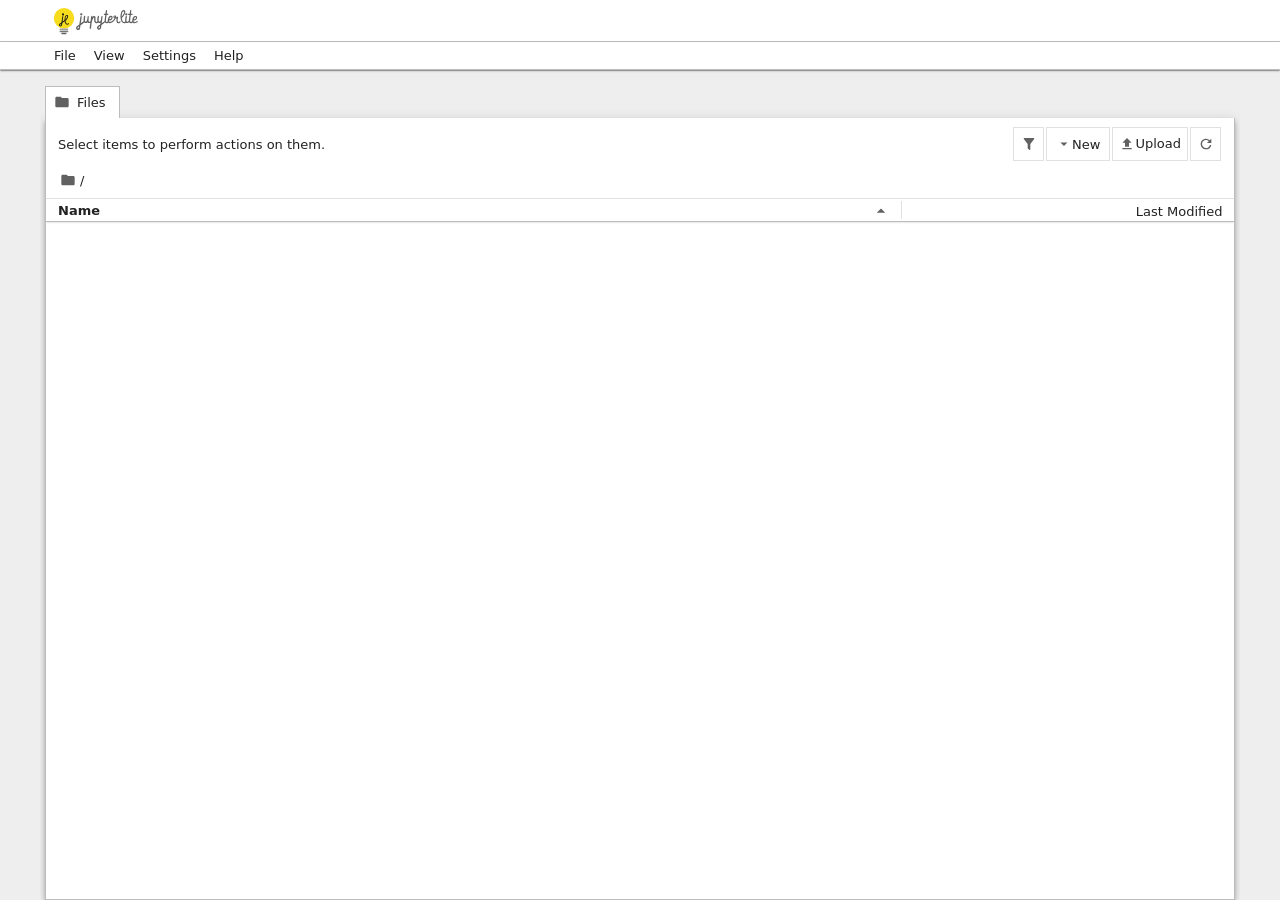
<file: app/jupyterlite/tree/index.html>
<!DOCTYPE html>
<!--
  Copyright (c) Jupyter Development Team.
  Distributed under the terms of the Modified BSD License.
--><html>
<head>
    <title>Jupyter Notebook - Tree</title>
    <meta charset="utf-8">
    <meta name="viewport" content="width=device-width, initial-scale=1">
    <meta name="Description" content="WASM powered Jupyter running in the browser.">
    <link rel="manifest" href="../manifest.webmanifest">
    <link id="jupyter-lite-main" rel="preload" href="../build/tree/bundle.js?_=858dd40" main="index" as="script">
    <script id="jupyter-config-data" type="application/json" data-jupyter-lite-root="..">
      {}
    </script>
    <script>
      (async function () {
        const { pathname, origin, search, hash } = window.location;
        if (pathname.match(/(index.html|\/?)$/) == null) {
          window.location.href = `${origin}${pathname}/${search}${hash}`;
          return;
        }
        await import(
          '../config-utils.js?_=858dd40'
        );
      }.call(this));
    </script>
    <style>
      body {
        margin: 0;
        padding: 0;
        transition: background-color 0.3s ease;
      }

      body {
        background-color: #fff;
        color: #000;
      }

      body.jp-mod-dark {
        background-color: #111;
        color: #fff;
      }

      /*
       * Loading indicator that mirrors JupyterLab's splash screen visual
       * design for a clean transition. The SVG, orbit dimensions, planet
       * sizes, and planet colors below are adapted from:
       * https://github.com/jupyterlab/jupyterlab/blob/main/packages/apputils-extension/style/splash.css
       */

      #jupyterlite-loading-indicator {
        z-index: 1000;
        position: fixed;
        overflow: hidden;
        width: 100%;
        height: 100%;
        opacity: 0;
        transition: opacity 0.5s ease-out;
        display: none;
        background-color: white;
      }

      body.jp-mod-dark #jupyterlite-loading-indicator {
        background-color: #212121;
      }

      #jupyterlite-loading-indicator.hidden {
        animation: jupyterlite-fade-out 0.5s ease-out forwards;
        pointer-events: none;
      }

      #jupyterlite-loading-indicator:not(.hidden) {
        opacity: 1;
        display: block;
      }

      #jupyterlite-galaxy {
        position: relative;
        width: 100%;
        height: 100%;
      }

      #jupyterlite-main-logo {
        display: flex;
        align-items: center;
        justify-content: center;
        width: 100%;
        height: 100%;
        z-index: 1;
      }

      #jupyterlite-main-logo svg {
        width: 100px;
        height: auto;
      }

      .jupyterlite-moon {
        position: absolute;
        top: 50%;
        left: 50%;
        border-radius: 50%;
      }

      #jupyterlite-moon1 {
        width: 200px;
        height: 140px;
        margin-top: -53px;
        margin-left: -54px;
        animation: jupyterlite-orbit 2s linear infinite;
      }

      #jupyterlite-moon2 {
        width: 132px;
        height: 180px;
        margin-top: -66px;
        margin-left: -85px;
        animation: jupyterlite-orbit 2.5s linear infinite reverse;
      }

      #jupyterlite-moon3 {
        width: 220px;
        height: 166px;
        margin-top: -96px;
        margin-left: -50px;
        animation: jupyterlite-orbit 3s linear infinite;
      }

      .jupyterlite-planet {
        border-radius: 50%;
      }

      #jupyterlite-moon1 .jupyterlite-planet {
        width: 12px;
        height: 12px;
      }

      #jupyterlite-moon2 .jupyterlite-planet {
        width: 16px;
        height: 16px;
        float: right;
      }

      #jupyterlite-moon3 .jupyterlite-planet {
        width: 20px;
        height: 20px;
      }

      /* Light theme planet colors */
      #jupyterlite-moon1 .jupyterlite-planet {
        background-color: #6f7070;
      }

      #jupyterlite-moon2 .jupyterlite-planet {
        background-color: #767677;
      }

      #jupyterlite-moon3 .jupyterlite-planet {
        background-color: #989798;
      }

      /* Dark theme planet colors */
      body.jp-mod-dark #jupyterlite-moon1 .jupyterlite-planet,
      body.jp-mod-dark #jupyterlite-moon2 .jupyterlite-planet,
      body.jp-mod-dark #jupyterlite-moon3 .jupyterlite-planet {
        background-color: white;
      }

      @keyframes jupyterlite-orbit {
        0%   { transform: rotateZ(0deg); }
        100% { transform: rotateZ(-720deg); }
      }

      @keyframes jupyterlite-fade-out {
        0%   { opacity: 1; }
        100% { opacity: 0; }
      }

      .jupyterlite-loading-indicator-text {
        position: absolute;
        bottom: 20%;
        left: 50%;
        transform: translateX(-50%);
        font-family: -apple-system, BlinkMacSystemFont, 'Segoe UI', Helvetica, Arial, sans-serif;
        font-size: 16px;
        color: #616161;
      }

      body.jp-mod-dark .jupyterlite-loading-indicator-text {
        color: #bdbdbd;
      }
    </style>
  </head>
<body>
</body></html>
</file>
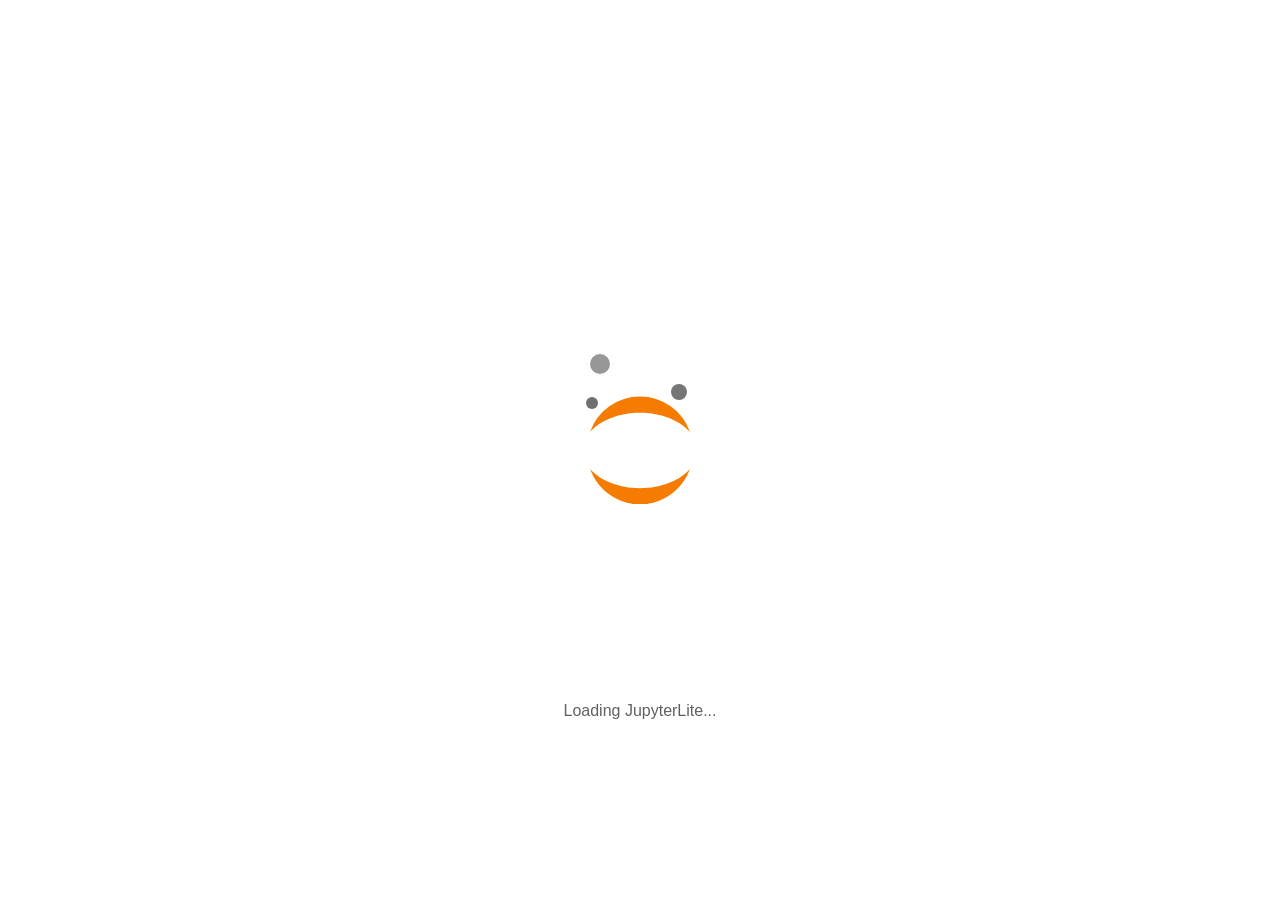
<file: app/jupyterlite/lab/tree/index.html>
<!DOCTYPE html>
<!--
  Copyright (c) Jupyter Development Team.
  Distributed under the terms of the Modified BSD License.
-->
<html>
  <head>
    <script>
      // redirect to /lab by default
      (function () {
        window.location.href = window.location.href.replace(
          /(\/tree\/(index\.html)?)/,
          '/index.html'
        );
      }.call(this));
    </script>
  </head>
</html>
</file>
<file: app/quarto/site_libs/quarto-html/tippy.css>
.tippy-box[data-animation=fade][data-state=hidden]{opacity:0}[data-tippy-root]{max-width:calc(100vw - 10px)}.tippy-box{position:relative;background-color:#333;color:#fff;border-radius:4px;font-size:14px;line-height:1.4;white-space:normal;outline:0;transition-property:transform,visibility,opacity}.tippy-box[data-placement^=top]>.tippy-arrow{bottom:0}.tippy-box[data-placement^=top]>.tippy-arrow:before{bottom:-7px;left:0;border-width:8px 8px 0;border-top-color:initial;transform-origin:center top}.tippy-box[data-placement^=bottom]>.tippy-arrow{top:0}.tippy-box[data-placement^=bottom]>.tippy-arrow:before{top:-7px;left:0;border-width:0 8px 8px;border-bottom-color:initial;transform-origin:center bottom}.tippy-box[data-placement^=left]>.tippy-arrow{right:0}.tippy-box[data-placement^=left]>.tippy-arrow:before{border-width:8px 0 8px 8px;border-left-color:initial;right:-7px;transform-origin:center left}.tippy-box[data-placement^=right]>.tippy-arrow{left:0}.tippy-box[data-placement^=right]>.tippy-arrow:before{left:-7px;border-width:8px 8px 8px 0;border-right-color:initial;transform-origin:center right}.tippy-box[data-inertia][data-state=visible]{transition-timing-function:cubic-bezier(.54,1.5,.38,1.11)}.tippy-arrow{width:16px;height:16px;color:#333}.tippy-arrow:before{content:"";position:absolute;border-color:transparent;border-style:solid}.tippy-content{position:relative;padding:5px 9px;z-index:1}
</file>
<file: app/quarto/site_libs/quarto-html/quarto-syntax-highlighting-63b5708e65d6cd79cd7618c58d0c21e7.css>
/* quarto syntax highlight colors */
:root {
  --quarto-hl-ot-color: #003B4F;
  --quarto-hl-at-color: #657422;
  --quarto-hl-ss-color: #20794D;
  --quarto-hl-an-color: #5E5E5E;
  --quarto-hl-fu-color: #4758AB;
  --quarto-hl-st-color: #20794D;
  --quarto-hl-cf-color: #003B4F;
  --quarto-hl-op-color: #5E5E5E;
  --quarto-hl-er-color: #AD0000;
  --quarto-hl-bn-color: #AD0000;
  --quarto-hl-al-color: #AD0000;
  --quarto-hl-va-color: #111111;
  --quarto-hl-bu-color: inherit;
  --quarto-hl-ex-color: inherit;
  --quarto-hl-pp-color: #AD0000;
  --quarto-hl-in-color: #5E5E5E;
  --quarto-hl-vs-color: #20794D;
  --quarto-hl-wa-color: #5E5E5E;
  --quarto-hl-do-color: #5E5E5E;
  --quarto-hl-im-color: #00769E;
  --quarto-hl-ch-color: #20794D;
  --quarto-hl-dt-color: #AD0000;
  --quarto-hl-fl-color: #AD0000;
  --quarto-hl-co-color: #5E5E5E;
  --quarto-hl-cv-color: #5E5E5E;
  --quarto-hl-cn-color: #8f5902;
  --quarto-hl-sc-color: #5E5E5E;
  --quarto-hl-dv-color: #AD0000;
  --quarto-hl-kw-color: #003B4F;
}

/* other quarto variables */
:root {
  --quarto-font-monospace: SFMono-Regular, Menlo, Monaco, Consolas, "Liberation Mono", "Courier New", monospace;
}

/* syntax highlight based on Pandoc's rules */
pre > code.sourceCode > span {
  color: #003B4F;
}

code.sourceCode > span {
  color: #003B4F;
}

div.sourceCode,
div.sourceCode pre.sourceCode {
  color: #003B4F;
}

/* Normal */
code span {
  color: #003B4F;
}

/* Alert */
code span.al {
  color: #AD0000;
  font-style: inherit;
}

/* Annotation */
code span.an {
  color: #5E5E5E;
  font-style: inherit;
}

/* Attribute */
code span.at {
  color: #657422;
  font-style: inherit;
}

/* BaseN */
code span.bn {
  color: #AD0000;
  font-style: inherit;
}

/* BuiltIn */
code span.bu {
  font-style: inherit;
}

/* ControlFlow */
code span.cf {
  color: #003B4F;
  font-weight: bold;
  font-style: inherit;
}

/* Char */
code span.ch {
  color: #20794D;
  font-style: inherit;
}

/* Constant */
code span.cn {
  color: #8f5902;
  font-style: inherit;
}

/* Comment */
code span.co {
  color: #5E5E5E;
  font-style: inherit;
}

/* CommentVar */
code span.cv {
  color: #5E5E5E;
  font-style: italic;
}

/* Documentation */
code span.do {
  color: #5E5E5E;
  font-style: italic;
}

/* DataType */
code span.dt {
  color: #AD0000;
  font-style: inherit;
}

/* DecVal */
code span.dv {
  color: #AD0000;
  font-style: inherit;
}

/* Error */
code span.er {
  color: #AD0000;
  font-style: inherit;
}

/* Extension */
code span.ex {
  font-style: inherit;
}

/* Float */
code span.fl {
  color: #AD0000;
  font-style: inherit;
}

/* Function */
code span.fu {
  color: #4758AB;
  font-style: inherit;
}

/* Import */
code span.im {
  color: #00769E;
  font-style: inherit;
}

/* Information */
code span.in {
  color: #5E5E5E;
  font-style: inherit;
}

/* Keyword */
code span.kw {
  color: #003B4F;
  font-weight: bold;
  font-style: inherit;
}

/* Operator */
code span.op {
  color: #5E5E5E;
  font-style: inherit;
}

/* Other */
code span.ot {
  color: #003B4F;
  font-style: inherit;
}

/* Preprocessor */
code span.pp {
  color: #AD0000;
  font-style: inherit;
}

/* SpecialChar */
code span.sc {
  color: #5E5E5E;
  font-style: inherit;
}

/* SpecialString */
code span.ss {
  color: #20794D;
  font-style: inherit;
}

/* String */
code span.st {
  color: #20794D;
  font-style: inherit;
}

/* Variable */
code span.va {
  color: #111111;
  font-style: inherit;
}

/* VerbatimString */
code span.vs {
  color: #20794D;
  font-style: inherit;
}

/* Warning */
code span.wa {
  color: #5E5E5E;
  font-style: italic;
}

.prevent-inlining {
  content: "</";
}

/*# sourceMappingURL=054cc16b9e9817627be6994582d2ffb5.css.map */
</file>
<file: app/quarto/site_libs/quarto-contrib/live-runtime/live-runtime.css>
.quarto-light{--exercise-main-color: var(--bs-body-color, var(--r-main-color, #212529));--exercise-output-color: var(--bs-black, #000000);--exercise-main-bg: var(--bs-body-bg, var(--r-background-color, #ffffff));--exercise-primary-rgb: var(--bs-primary-rgb, 13, 110, 253);--exercise-gray: var(--bs-gray-300, #dee2e6);--exercise-cap-bg: var(--bs-light-bg-subtle, #f8f8f8);--exercise-line-bg: rgba(var(--exercise-primary-rgb), .05);--exercise-line-gutter-bg: rgba(var(--exercise-primary-rgb), .1);--exercise-code-block-color: var(--quarto-scss-export-code-block-color, var(--exercise-main-color));--exercise-code-block-bg: var(--quarto-scss-export-code-block-bg, var(--exercise-main-bg))}.quarto-dark{--exercise-main-color: var(--bs-body-color, var(--r-main-color, #ffffff));--exercise-output-color: var(--bs-body-color, #ffffff);--exercise-main-bg: var(--bs-body-bg, var(--r-background-color, #222222));--exercise-primary-rgb: var(--bs-primary-rgb, 55, 90, 127);--exercise-gray: var(--bs-gray-700, #434343);--exercise-cap-bg: var(--bs-card-cap-bg, #505050);--exercise-line-bg: rgba(var(--exercise-primary-rgb), .2);--exercise-line-gutter-bg: rgba(var(--exercise-primary-rgb), .4);--exercise-code-block-color: var(--quarto-scss-export-code-block-color, var(--exercise-main-color));--exercise-code-block-bg: var(--quarto-scss-export-code-block-bg, var(--exercise-main-bg))}.webr-ojs-exercise.exercise-solution,.webr-ojs-exercise.exercise-hint{border:var(--exercise-gray) 1px solid;border-radius:5px;padding:1rem}.exercise-hint .exercise-hint,.exercise-solution .exercise-solution{border:none;padding:0}.webr-ojs-exercise.exercise-solution>.callout,.webr-ojs-exercise.exercise-hint>.callout{margin:-1rem;border:0}#exercise-loading-indicator{position:fixed;bottom:0;right:0;font-size:1.2rem;padding:.2rem .75rem;border:1px solid var(--exercise-gray);background-color:var(--exercise-cap-bg);border-top-left-radius:5px}#exercise-loading-indicator>.spinner-grow{min-width:1rem}.exercise-loading-details+.exercise-loading-details:before{content:"/ "}@media only screen and (max-width: 576px){#exercise-loading-indicator{font-size:.8rem;padding:.1rem .5rem}#exercise-loading-indicator>.spinner-grow{min-width:.66rem}#exercise-loading-indicator .gap-2{gap:.2rem!important}#exercise-loading-indicator .spinner-grow{--bs-spinner-width: .66rem;--bs-spinner-height: .66rem}}.btn.btn-exercise-editor:disabled,.btn.btn-exercise-editor.disabled,.btn-exercise-editor fieldset:disabled .btn{transition:opacity .5s}.card.exercise-editor .card-header a.btn{--bs-btn-padding-x: .5rem;--bs-btn-padding-y: .15rem;--bs-btn-font-size: .75rem}.quarto-dark .card.exercise-editor .card-header .btn.btn-outline-dark{--bs-btn-color: #f8f8f8;--bs-btn-border-color: #f8f8f8;--bs-btn-hover-color: #000;--bs-btn-hover-bg: #f8f8f8;--bs-btn-hover-border-color: #f8f8f8;--bs-btn-focus-shadow-rgb: 248, 248, 248;--bs-btn-active-color: #000;--bs-btn-active-bg: #f8f8f8;--bs-btn-active-border-color: #f8f8f8;--bs-btn-active-shadow: inset 0 3px 5px rgba(0, 0, 0, .125);--bs-btn-disabled-color: #f8f8f8;--bs-btn-disabled-bg: transparent;--bs-btn-disabled-border-color: #f8f8f8;--bs-btn-bg: transparent;--bs-gradient: none}.card.exercise-editor{--exercise-min-lines: 0;--exercise-max-lines: infinity;--exercise-font-size: var(--bs-body-font-size, 1rem)}.card.exercise-editor .card-header{padding:.5rem 1rem;background-color:var(--exercise-cap-bg);border-bottom:1px solid rgba(0,0,0,.175)}.card.exercise-editor .cm-editor{color:var(--exercise-code-block-color);background-color:var(--exercise-code-block-bg);max-height:calc(var(--exercise-max-lines) * 1.4 * var(--exercise-font-size) + 8px)}.card.exercise-editor .cm-content{caret-color:var(--exercise-code-block-color)}.card.exercise-editor .cm-cursor,.card.exercise-editor .cm-dropCursor{border-left-color:var(--exercise-code-block-color)}.card.exercise-editor .cm-focused .cm-selectionBackgroundm .cm-selectionBackground,.card.exercise-editor .cm-content ::selection{background-color:rgba(var(--exercise-primary-rgb),.1)}.card.exercise-editor .cm-activeLine{background-color:var(--exercise-line-bg)}.card.exercise-editor .cm-activeLineGutter{background-color:var(--exercise-line-gutter-bg)}.card.exercise-editor .cm-gutters{background-color:var(--exercise-cap-bg);color:var(--exercise-main-color);border-right:1px solid var(--exercise-gray)}.card.exercise-editor .cm-content,.card.exercise-editor .cm-gutter{min-height:calc(var(--exercise-min-lines) * 1.4 * var(--exercise-font-size) + 8px)}.card.exercise-editor .cm-scroller{line-height:1.4;overflow:auto}:root{--exercise-editor-hl-al: var(--quarto-hl-al-color, #AD0000);--exercise-editor-hl-an: var(--quarto-hl-an-color, #5E5E5E);--exercise-editor-hl-at: var(--quarto-hl-at-color, #657422);--exercise-editor-hl-bn: var(--quarto-hl-bn-color, #AD0000);--exercise-editor-hl-ch: var(--quarto-hl-ch-color, #20794D);--exercise-editor-hl-co: var(--quarto-hl-co-color, #5E5E5E);--exercise-editor-hl-cv: var(--quarto-hl-cv-color, #5E5E5E);--exercise-editor-hl-cn: var(--quarto-hl-cn-color, #8f5902);--exercise-editor-hl-cf: var(--quarto-hl-cf-color, #003B4F);--exercise-editor-hl-dt: var(--quarto-hl-dt-color, #AD0000);--exercise-editor-hl-dv: var(--quarto-hl-dv-color, #AD0000);--exercise-editor-hl-do: var(--quarto-hl-do-color, #5E5E5E);--exercise-editor-hl-er: var(--quarto-hl-er-color, #AD0000);--exercise-editor-hl-fl: var(--quarto-hl-fl-color, #AD0000);--exercise-editor-hl-fu: var(--quarto-hl-fu-color, #4758AB);--exercise-editor-hl-im: var(--quarto-hl-im-color, #00769E);--exercise-editor-hl-in: var(--quarto-hl-in-color, #5E5E5E);--exercise-editor-hl-kw: var(--quarto-hl-kw-color, #003B4F);--exercise-editor-hl-op: var(--quarto-hl-op-color, #5E5E5E);--exercise-editor-hl-ot: var(--quarto-hl-ot-color, #003B4F);--exercise-editor-hl-pp: var(--quarto-hl-pp-color, #AD0000);--exercise-editor-hl-sc: var(--quarto-hl-sc-color, #5E5E5E);--exercise-editor-hl-ss: var(--quarto-hl-ss-color, #20794D);--exercise-editor-hl-st: var(--quarto-hl-st-color, #20794D);--exercise-editor-hl-va: var(--quarto-hl-va-color, #111111);--exercise-editor-hl-vs: var(--quarto-hl-vs-color, #20794D);--exercise-editor-hl-wa: var(--quarto-hl-wa-color, #5E5E5E)}*[data-bs-theme=dark]{--exercise-editor-hl-al: var(--quarto-hl-al-color, #f07178);--exercise-editor-hl-an: var(--quarto-hl-an-color, #d4d0ab);--exercise-editor-hl-at: var(--quarto-hl-at-color, #00e0e0);--exercise-editor-hl-bn: var(--quarto-hl-bn-color, #d4d0ab);--exercise-editor-hl-bu: var(--quarto-hl-bu-color, #abe338);--exercise-editor-hl-ch: var(--quarto-hl-ch-color, #abe338);--exercise-editor-hl-co: var(--quarto-hl-co-color, #f8f8f2);--exercise-editor-hl-cv: var(--quarto-hl-cv-color, #ffd700);--exercise-editor-hl-cn: var(--quarto-hl-cn-color, #ffd700);--exercise-editor-hl-cf: var(--quarto-hl-cf-color, #ffa07a);--exercise-editor-hl-dt: var(--quarto-hl-dt-color, #ffa07a);--exercise-editor-hl-dv: var(--quarto-hl-dv-color, #d4d0ab);--exercise-editor-hl-do: var(--quarto-hl-do-color, #f8f8f2);--exercise-editor-hl-er: var(--quarto-hl-er-color, #f07178);--exercise-editor-hl-ex: var(--quarto-hl-ex-color, #00e0e0);--exercise-editor-hl-fl: var(--quarto-hl-fl-color, #d4d0ab);--exercise-editor-hl-fu: var(--quarto-hl-fu-color, #ffa07a);--exercise-editor-hl-im: var(--quarto-hl-im-color, #abe338);--exercise-editor-hl-in: var(--quarto-hl-in-color, #d4d0ab);--exercise-editor-hl-kw: var(--quarto-hl-kw-color, #ffa07a);--exercise-editor-hl-op: var(--quarto-hl-op-color, #ffa07a);--exercise-editor-hl-ot: var(--quarto-hl-ot-color, #00e0e0);--exercise-editor-hl-pp: var(--quarto-hl-pp-color, #dcc6e0);--exercise-editor-hl-re: var(--quarto-hl-re-color, #00e0e0);--exercise-editor-hl-sc: var(--quarto-hl-sc-color, #abe338);--exercise-editor-hl-ss: var(--quarto-hl-ss-color, #abe338);--exercise-editor-hl-st: var(--quarto-hl-st-color, #abe338);--exercise-editor-hl-va: var(--quarto-hl-va-color, #00e0e0);--exercise-editor-hl-vs: var(--quarto-hl-vs-color, #abe338);--exercise-editor-hl-wa: var(--quarto-hl-wa-color, #dcc6e0)}pre>code.sourceCode span.tok-keyword,.exercise-editor-body>.cm-editor span.tok-keyword{color:var(--exercise-editor-hl-kw)}pre>code.sourceCode span.tok-operator,.exercise-editor-body>.cm-editor span.tok-operator{color:var(--exercise-editor-hl-op)}pre>code.sourceCode span.tok-definitionOperator,.exercise-editor-body>.cm-editor span.tok-definitionOperator{color:var(--exercise-editor-hl-ot)}pre>code.sourceCode span.tok-compareOperator,.exercise-editor-body>.cm-editor span.tok-compareOperator{color:var(--exercise-editor-hl-ot)}pre>code.sourceCode span.tok-attributeName,.exercise-editor-body>.cm-editor span.tok-attributeName{color:var(--exercise-editor-hl-at)}pre>code.sourceCode span.tok-controlKeyword,.exercise-editor-body>.cm-editor span.tok-controlKeyword{color:var(--exercise-editor-hl-cf)}pre>code.sourceCode span.tok-comment,.exercise-editor-body>.cm-editor span.tok-comment{color:var(--exercise-editor-hl-co)}pre>code.sourceCode span.tok-string,.exercise-editor-body>.cm-editor span.tok-string{color:var(--exercise-editor-hl-st)}pre>code.sourceCode span.tok-string2,.exercise-editor-body>.cm-editor span.tok-string2{color:var(--exercise-editor-hl-ss)}pre>code.sourceCode span.tok-variableName,.exercise-editor-body>.cm-editor span.tok-variableName{color:var(--exercise-editor-hl-va)}pre>code.sourceCode span.tok-bool,pre>code.sourceCode span.tok-literal,pre>code.sourceCode span.tok-separator,.exercise-editor-body>.cm-editor span.tok-bool,.exercise-editor-body>.cm-editor span.tok-literal,.exercise-editor-body>.cm-editor span.tok-separator{color:var(--exercise-editor-hl-cn)}pre>code.sourceCode span.tok-bool,pre>code.sourceCode span.tok-literal,.exercise-editor-body>.cm-editor span.tok-bool,.exercise-editor-body>.cm-editor span.tok-literal{color:var(--exercise-editor-hl-cn)}pre>code.sourceCode span.tok-number,pre>code.sourceCode span.tok-integer,.exercise-editor-body>.cm-editor span.tok-number,.exercise-editor-body>.cm-editor span.tok-integer{color:var(--exercise-editor-hl-dv)}pre>code.sourceCode span.tok-function-variableName,.exercise-editor-body>.cm-editor span.tok-function-variableName{color:var(--exercise-editor-hl-fu)}pre>code.sourceCode span.tok-function-attributeName,.exercise-editor-body>.cm-editor span.tok-function-attributeName{color:var(--exercise-editor-hl-at)}div.exercise-cell-output.cell-output pre code,div.exercise-cell-output.cell-output-stdout pre code,div.exercise-cell-output.cell-output-stderr pre code{white-space:pre-wrap;word-wrap:break-word}div.exercise-cell-output.cell-output-stdout pre code,div.exercise-cell-output pre code span.cell-output-stdout{color:var(--exercise-output-color, #000000)}div.exercise-cell-output.cell-output-stderr pre code,div.exercise-cell-output pre code span.cell-output-stderr{color:var(--exercise-editor-hl-er, #AD0000)}div.cell-output-pyodide table{border:none;margin:0 auto 1em}div.cell-output-pyodide thead{border-bottom:1px solid var(--exercise-main-color)}div.cell-output-pyodide td,div.cell-output-pyodide th,div.cell-output-pyodide tr{padding:.5em;line-height:normal}div.cell-output-pyodide th{font-weight:700}div.cell-output-display canvas{background-color:#fff}.tab-pane>.exercise-tab-pane-header+div.webr-ojs-exercise{margin-top:1em}.alert .exercise-feedback p:last-child{margin-bottom:0}.alert.exercise-grade{animation-duration:.25s;animation-name:exercise-grade-slidein}@keyframes exercise-grade-slidein{0%{transform:translateY(10px);opacity:0}to{transform:translateY(0);opacity:1}}.alert.exercise-grade p:last-child{margin-bottom:0}.alert.exercise-grade pre{white-space:pre-wrap;color:inherit}.observablehq pre>code.sourceCode{white-space:pre;position:relative}.observablehq div.sourceCode{margin:1em 0!important}.observablehq pre.sourceCode{margin:0!important}@media screen{.observablehq div.sourceCode{overflow:auto}}@media print{.observablehq pre>code.sourceCode{white-space:pre-wrap}.observablehq pre>code.sourceCode>span{text-indent:-5em;padding-left:5em}}.reveal .d-none{display:none!important}.reveal .d-flex{display:flex!important}.reveal .card.exercise-editor .justify-content-between{justify-content:space-between!important}.reveal .card.exercise-editor .align-items-center{align-items:center!important}.reveal .card.exercise-editor .gap-1{gap:.25rem!important}.reveal .card.exercise-editor .gap-2{gap:.5rem!important}.reveal .card.exercise-editor .gap-3{gap:.75rem!important}.reveal .card.exercise-editor{--exercise-font-size: 1.3rem;margin:1rem 0;border:1px solid rgba(0,0,0,.175);border-radius:.375rem;font-size:var(--exercise-font-size);overflow:hidden}.reveal .card.exercise-editor .card-header{padding:.5rem 1rem;background-color:var(--exercise-cap-bg);border-bottom:1px solid rgba(0,0,0,.175)}.reveal .cell-output-webr.cell-output-display,.reveal .cell-output-pyodide.cell-output-display{text-align:center}.quarto-light .reveal .btn.btn-exercise-editor.btn-primary{--exercise-btn-bg: var(--bs-btn-bg, #0d6efd);--exercise-btn-color: var(--bs-btn-color, #ffffff);--exercise-btn-border-color: var(--bs-btn-border-color, #0d6efd);--exercise-btn-hover-border-color: var(--bs-btn-hover-border-color, #0b5ed7);--exercise-btn-hover-bg: var(--bs-btn-hover-bg, #0b5ed7);--exercise-btn-hover-color: var(--bs-btn-hover-color, #ffffff)}.quarto-dark .reveal .btn.btn-exercise-editor.btn-primary{--exercise-btn-bg: var(--bs-btn-bg, #375a7f);--exercise-btn-color: var(--bs-btn-color, #ffffff);--exercise-btn-border-color: var(--bs-btn-border-color, #375a7f);--exercise-btn-hover-border-color: var(--bs-btn-hover-border-color, #2c4866);--exercise-btn-hover-bg: var(--bs-btn-hover-bg, #2c4866);--exercise-btn-hover-color: var(--bs-btn-hover-color, #ffffff)}.quarto-light .reveal .btn.btn-exercise-editor.btn-outline-dark{--exercise-btn-bg: var(--bs-btn-bg, transparent);--exercise-btn-color: var(--bs-btn-color, #333);--exercise-btn-border-color: var(--bs-btn-border-color, #333);--exercise-btn-hover-border-color: var(--bs-btn-hover-border-color, #333);--exercise-btn-hover-bg: var(--bs-btn-hover-bg, #333);--exercise-btn-hover-color: var(--bs-btn-hover-color, #ffffff)}.quarto-dark .reveal .btn.btn-exercise-editor.btn-outline-dark{--exercise-btn-bg: var(--bs-btn-bg, transparent);--exercise-btn-color: var(--bs-btn-color, #f8f8f8);--exercise-btn-border-color: var(--bs-btn-border-color, #f8f8f8);--exercise-btn-hover-border-color: var(--bs-btn-hover-border-color, #f8f8f8);--exercise-btn-hover-bg: var(--bs-btn-hover-bg, #f8f8f8);--exercise-btn-hover-color: var(--bs-btn-hover-color, #000000)}@media only screen and (max-width: 576px){:not(.reveal) .card-header .btn-exercise-editor>.btn-label-exercise-editor{max-width:0px;margin-left:-4px;overflow:hidden;transition:max-width .2s ease-in,margin-left .05s ease-out .2s}:not(.reveal) .card-header .btn-exercise-editor:hover>.btn-label-exercise-editor{position:inherit;max-width:80px;margin-left:0;transition:max-width .2s ease-out .05s,margin-left .05s ease-in}}.reveal .card.exercise-editor .btn-group{border-radius:.375rem;position:relative;display:inline-flex;vertical-align:middle}.reveal .card.exercise-editor .btn-group>.btn{position:relative;flex:1 1 auto}.reveal .card.exercise-editor .btn-group>:not(.btn-check:first-child)+.btn,.reveal .card.exercise-editor .btn-group>.btn-group:not(:first-child){margin-left:-1px}.reveal .card.exercise-editor .btn-group>.btn:not(:last-child):not(.dropdown-toggle),.reveal .card.exercise-editor .btn-group>.btn.dropdown-toggle-split:first-child,.reveal .card.exercise-editor .btn-group>.btn-group:not(:last-child)>.btn{border-top-right-radius:0;border-bottom-right-radius:0}.reveal .card.exercise-editor .btn-group>.btn:nth-child(n+3),.reveal .card.exercise-editor .btn-group>:not(.btn-check)+.btn,.reveal .card.exercise-editor .btn-group>.btn-group:not(:first-child)>.btn{border-top-left-radius:0;border-bottom-left-radius:0}.reveal .btn.btn-exercise-editor{display:inline-block;padding:.25rem .5rem;font-size:1rem;color:var(--exercise-btn-color);background-color:var(--exercise-btn-bg);text-align:center;text-decoration:none;vertical-align:middle;cursor:pointer;user-select:none;border:1px solid var(--exercise-btn-border-color);border-radius:.375rem;transition:color .15s ease-in-out,background-color .15s ease-in-out,border-color .15s ease-in-out,box-shadow .15s ease-in-out}.reveal .btn.btn-exercise-editor:hover{color:var(--exercise-btn-hover-color);background-color:var(--exercise-btn-hover-bg);border-color:var(--exercise-btn-hover-border-color)}.reveal .btn.btn-exercise-editor:disabled,.reveal .btn.btn-exercise-editor.disabled,.reveal .btn-exercise-editor fieldset:disabled .btn{pointer-events:none;opacity:.65}.reveal .card.exercise-editor .spinner-grow{background-color:currentcolor;opacity:0;display:inline-block;width:1.5rem;height:1.5rem;vertical-align:-.125em;border-radius:50%;animation:.75s linear infinite spinner-grow}.reveal .cell-output-container pre code{overflow:auto;max-height:initial}.reveal .alert.exercise-grade{font-size:.55em;position:relative;padding:1rem;margin:1rem 0;border-radius:.25rem;color:var(--exercise-alert-color);background-color:var(--exercise-alert-bg);border:1px solid var(--exercise-alert-border-color)}.reveal .alert.exercise-grade .alert-link{font-weight:700;color:var(--exercise-alert-link-color)}.quarto-light .reveal .exercise-grade.alert-info{--exercise-alert-color: #055160;--exercise-alert-bg: #cff4fc;--exercise-alert-border-color: #9eeaf9;--exercise-alert-link-color: #055160}.quarto-light .reveal .exercise-grade.alert-success{--exercise-alert-color: #0a3622;--exercise-alert-bg: #d1e7dd;--exercise-alert-border-color: #a3cfbb;--exercise-alert-link-color: #0a3622}.quarto-light .reveal .exercise-grade.alert-warning{--exercise-alert-color: #664d03;--exercise-alert-bg: #fff3cd;--exercise-alert-border-color: #ffe69c;--exercise-alert-link-color: #664d03}.quarto-light .reveal .exercise-grade.alert-danger{--exercise-alert-color: #58151c;--exercise-alert-bg: #f8d7da;--exercise-alert-border-color: #f1aeb5;--exercise-alert-link-color: #58151c}.quarto-dark .reveal .exercise-grade.alert-info{--exercise-alert-color: #ffffff;--exercise-alert-bg: #3498db;--exercise-alert-border-color: #3498db;--exercise-alert-link-color: #ffffff}.quarto-dark .reveal .exercise-grade.alert-success{--exercise-alert-color: #ffffff;--exercise-alert-bg: #00bc8c;--exercise-alert-border-color: #00bc8c;--exercise-alert-link-color: #ffffff}.quarto-dark .reveal .exercise-grade.alert-warning{--exercise-alert-color: #ffffff;--exercise-alert-bg: #f39c12;--exercise-alert-border-color: #f39c12;--exercise-alert-link-color: #ffffff}.quarto-dark .reveal .exercise-grade.alert-danger{--exercise-alert-color: #ffffff;--exercise-alert-bg: #e74c3c;--exercise-alert-border-color: #e74c3c;--exercise-alert-link-color: #ffffff}
</file>
<file: app/quarto/site_libs/quarto-ojs/quarto-ojs.css>
span.ojs-inline span div {
  display: inline-block;
}

/* add some breathing room between display outputs and text especially */
div.cell + section,
div.cell + h1,
div.cell + h2,
div.cell + h3,
div.cell + h4,
div.cell + h5,
div.cell + h6,
div.cell + p {
  margin-top: 1rem;
}

div[nodetype="declaration"]:not([data-output="all"])
  div.observablehq:not(observablehq--error) {
  display: none;
}

/* mimic bootstrap behavior which is always correct in observablehq outputs */
.observablehq a:not([href]):not([class]),
.observablehq a:not([href]):not([class]):hover {
  color: inherit;
  text-decoration: none;
}

.observablehq .observablehq--inspect {
  --code-fallback: Consolas, monaco, monospace;
  font-family: var(--bs-font-monospace, var(--code-fallback));
  font-size: 0.8em;
}

.observablehq--field {
  margin-left: 1rem;
}

.observablehq--caret {
  margin-right: 2px;
  vertical-align: baseline;
}

.observablehq--collapsed,
.observablehq--expanded.observablehq--inspect a {
  cursor: pointer;
}

/* classes directly from observable's runtime */
.observablehq--key,
.observablehq--index {
  color: var(--quarto-hl-dt-color);
}

.observablehq--string {
  color: var(--quarto-hl-st-color);
}

.observablehq--bigint,
.observablehq--date,
.observablehq--number,
.observablehq--regexp,
.observablehq--symbol {
  color: var(--quarto-hl-dv-color);
}

.observablehq--null,
.observablehq--boolean,
.observablehq--undefined,
.observablehq--keyword {
  color: var(--quarto-hl-kw-color);
}

/* In addition, their import statements specifically come highlighted by hljs.
   (probably some legacy feature of theirs?) We handle those here as well. 

   Just to be on the safe side, we select on observable's 'md-pre'
   class as well, in case someone else uses hljs and wishes to put
   their own highlighting.

   TODO Note that to make our highlighting consistent, we're
   overriding the "im" class to present like a keyword. I should make
   sure this looks right everywhere, but I don't know how to test it
   comprehensively.
*/

code.javascript span.im {
  color: var(--quarto-hl-kw-color);
}

pre.observablehq--md-pre span.hljs-keyword {
  color: var(--quarto-hl-kw-color);
}

pre.observablehq--md-pre span.hljs-string {
  color: var(--quarto-hl-st-color);
}

pre.observablehq--md-pre .span.hljs-date,
pre.observablehq--md-pre .span.hljs-number,
pre.observablehq--md-pre .span.hljs-regexp,
pre.observablehq--md-pre .span.hljs-symbol {
  color: var(--quarto-hl-dv-color);
}

/* Other general niceties, but it's possible that we should do this on a page-by-page basis */

input {
  vertical-align: middle;
}

input[type="radio"],
input[type="checkbox"] {
  margin: 0px 0px 3px 0px;
}

.observable-in-a-box-waiting-for-module-import {
  visibility: hidden;
}

/* play nicely w/ sidebar layout */
.panel-sidebar .observablehq > form[class^="oi-"] {
  flex-wrap: wrap !important;
}

/* likely that this only makes sense with bootstrap. TODO check with charles */
.observablehq table {
  font-size: 0.9em !important;
}

.quarto-ojs-hide {
  display: none;
}

.quarto-ojs-error-pinpoint {
  border-bottom: 2px dotted #e51400;
  font-weight: 700;
  cursor: pointer;
}

code span.quarto-ojs-error-pinpoint {
  color: inherit;
}

.observablehq--error .observablehq--inspect {
  font-size: 0.875em !important;
}

.observablehq--error .callout {
  margin-bottom: 0;
  margin-top: 0;
}

/* this counteracts the negative margin which observablehq uses in their tables at runtime */
.quarto-ojs-table-fixup {
  padding-left: 14px;
}

div.observablehq input[type="date"] {
  border-style: solid;
  padding: 0.8em 0.5em 0.8em 0.5em;
  border-color: rgba(220, 220, 220, 0.3);
}
</file>
